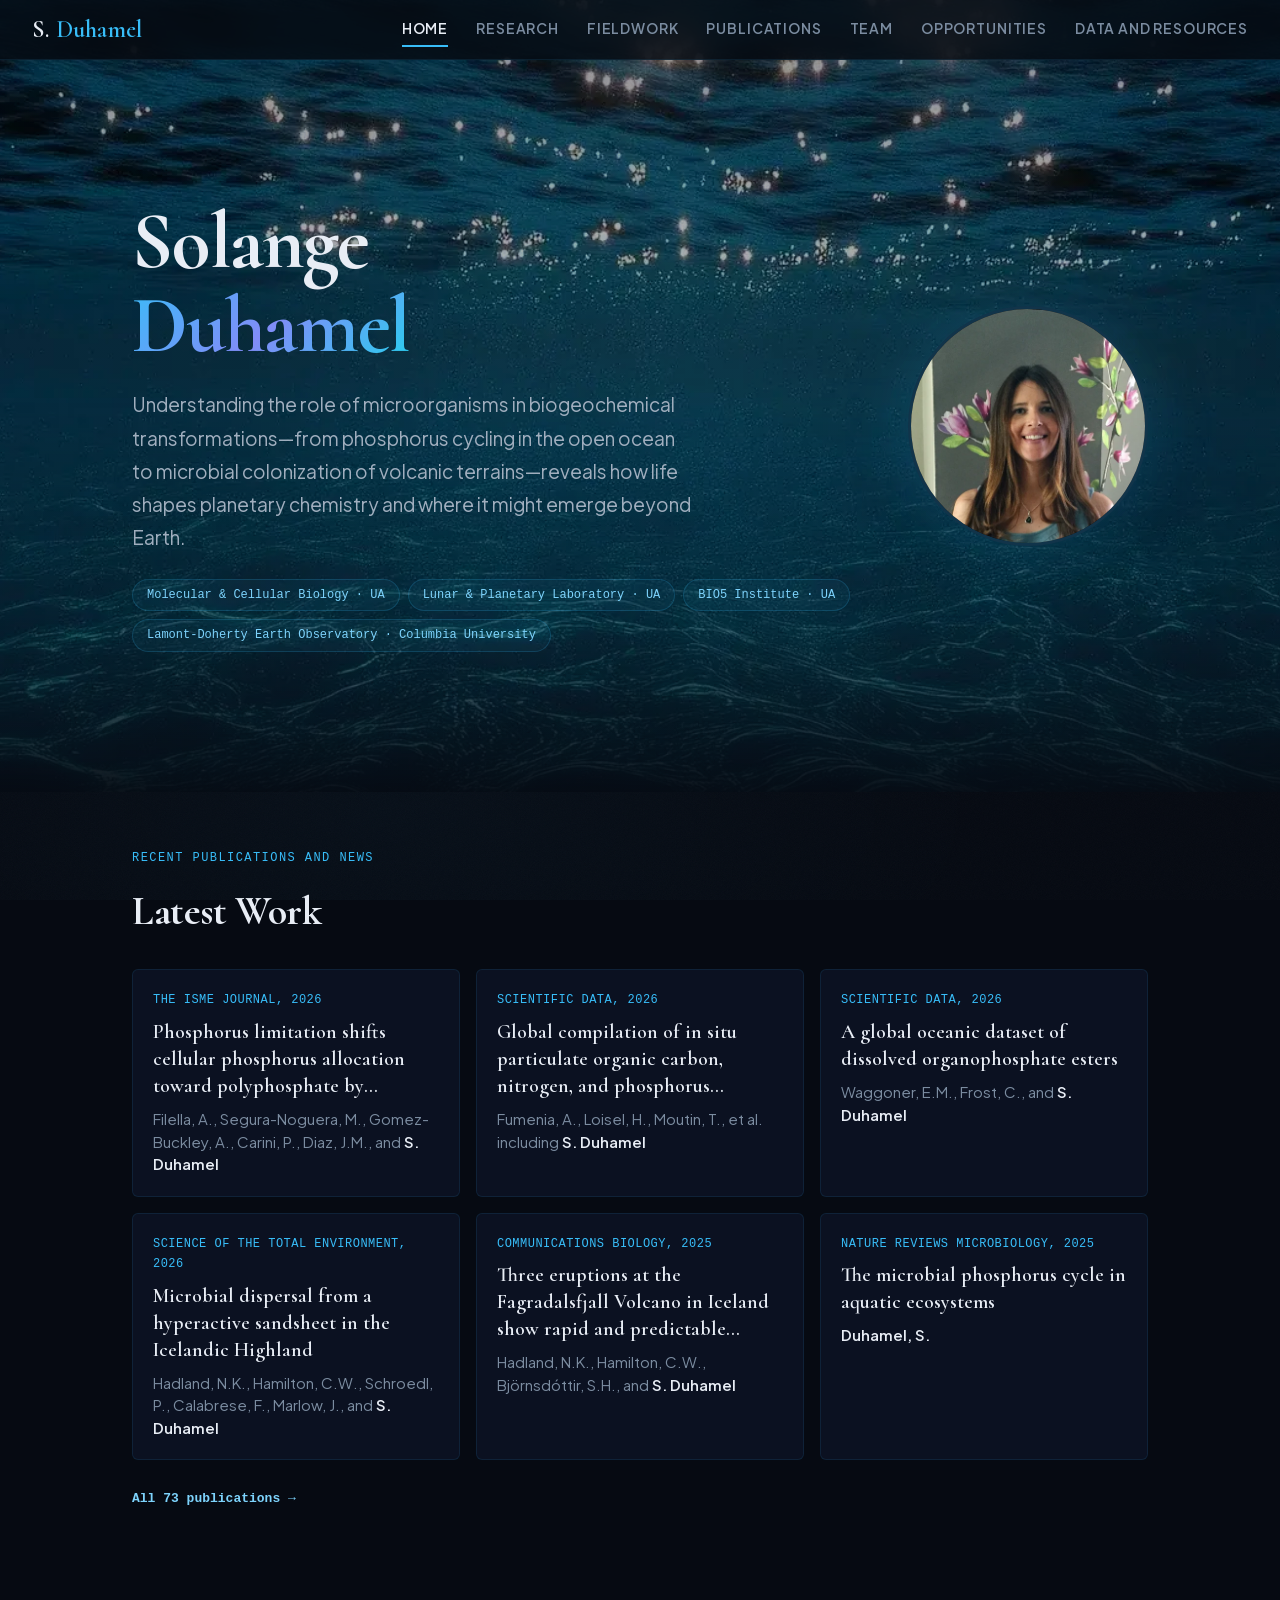
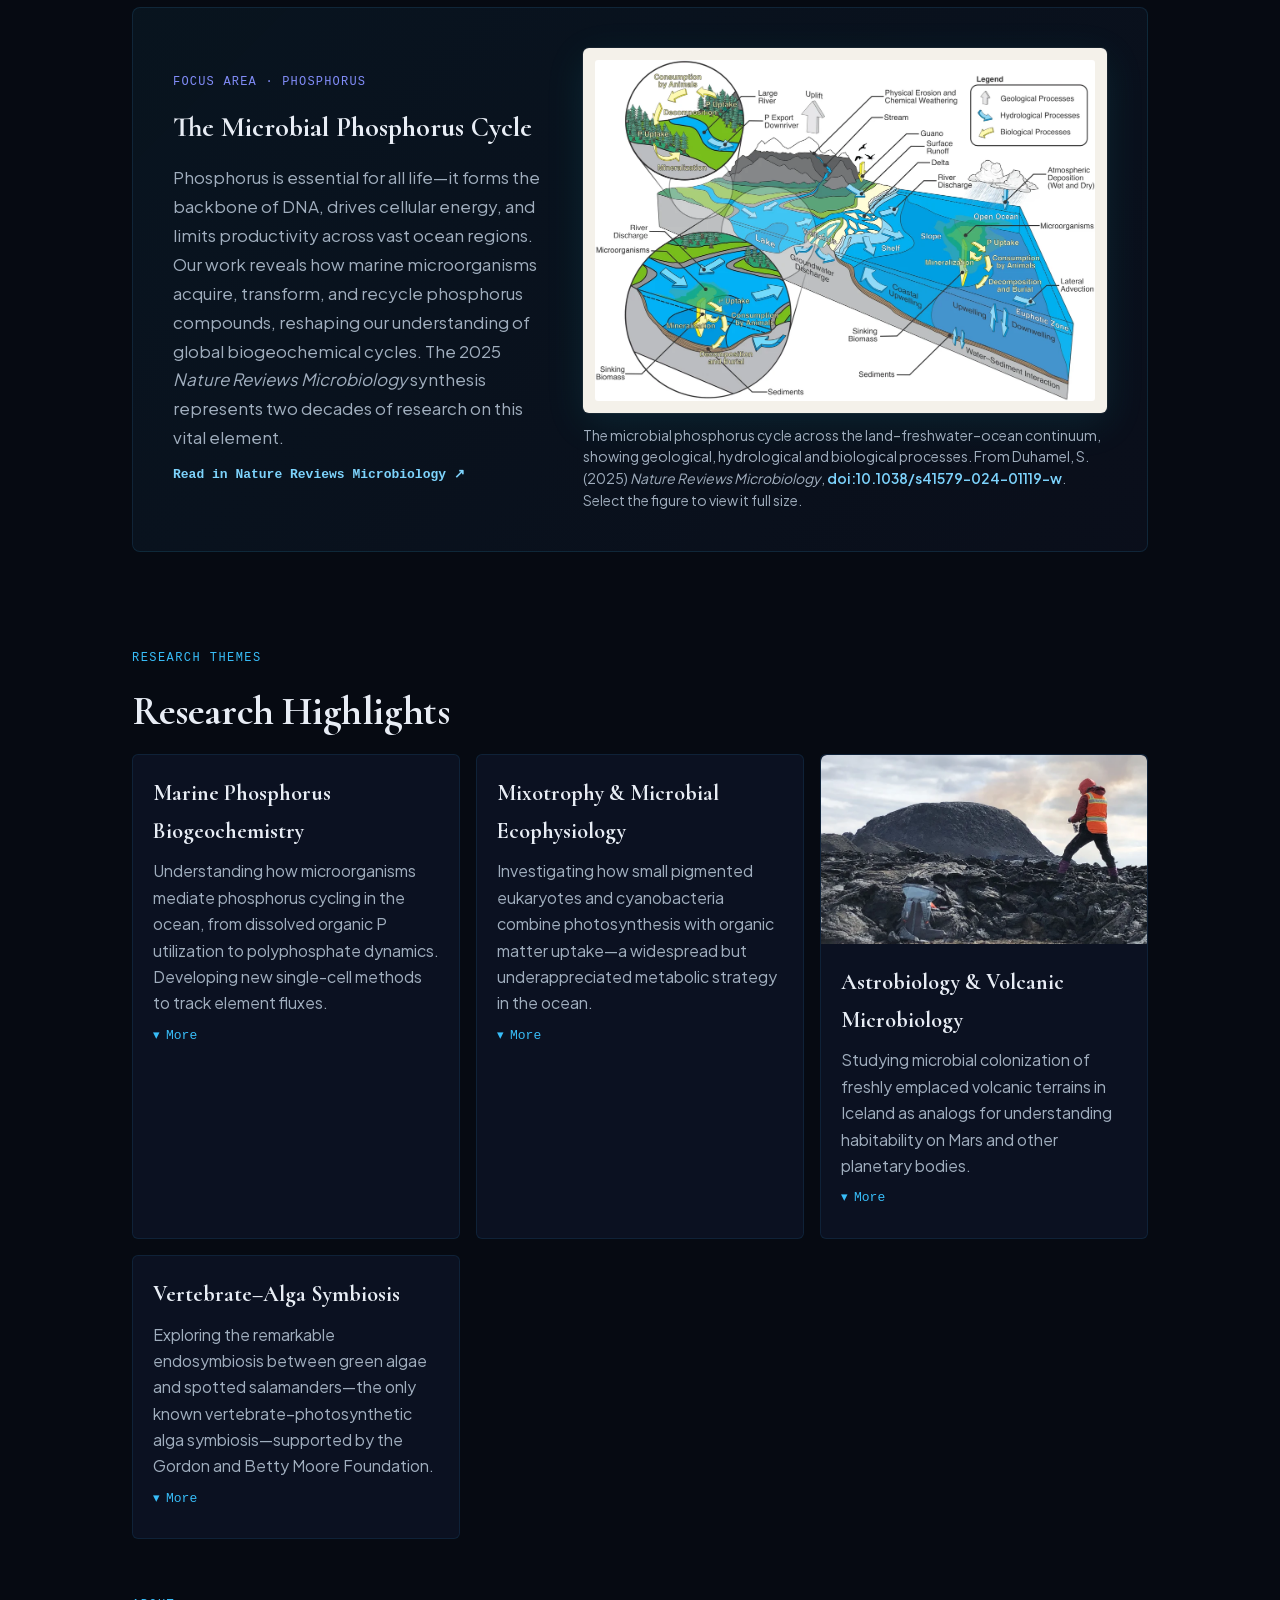
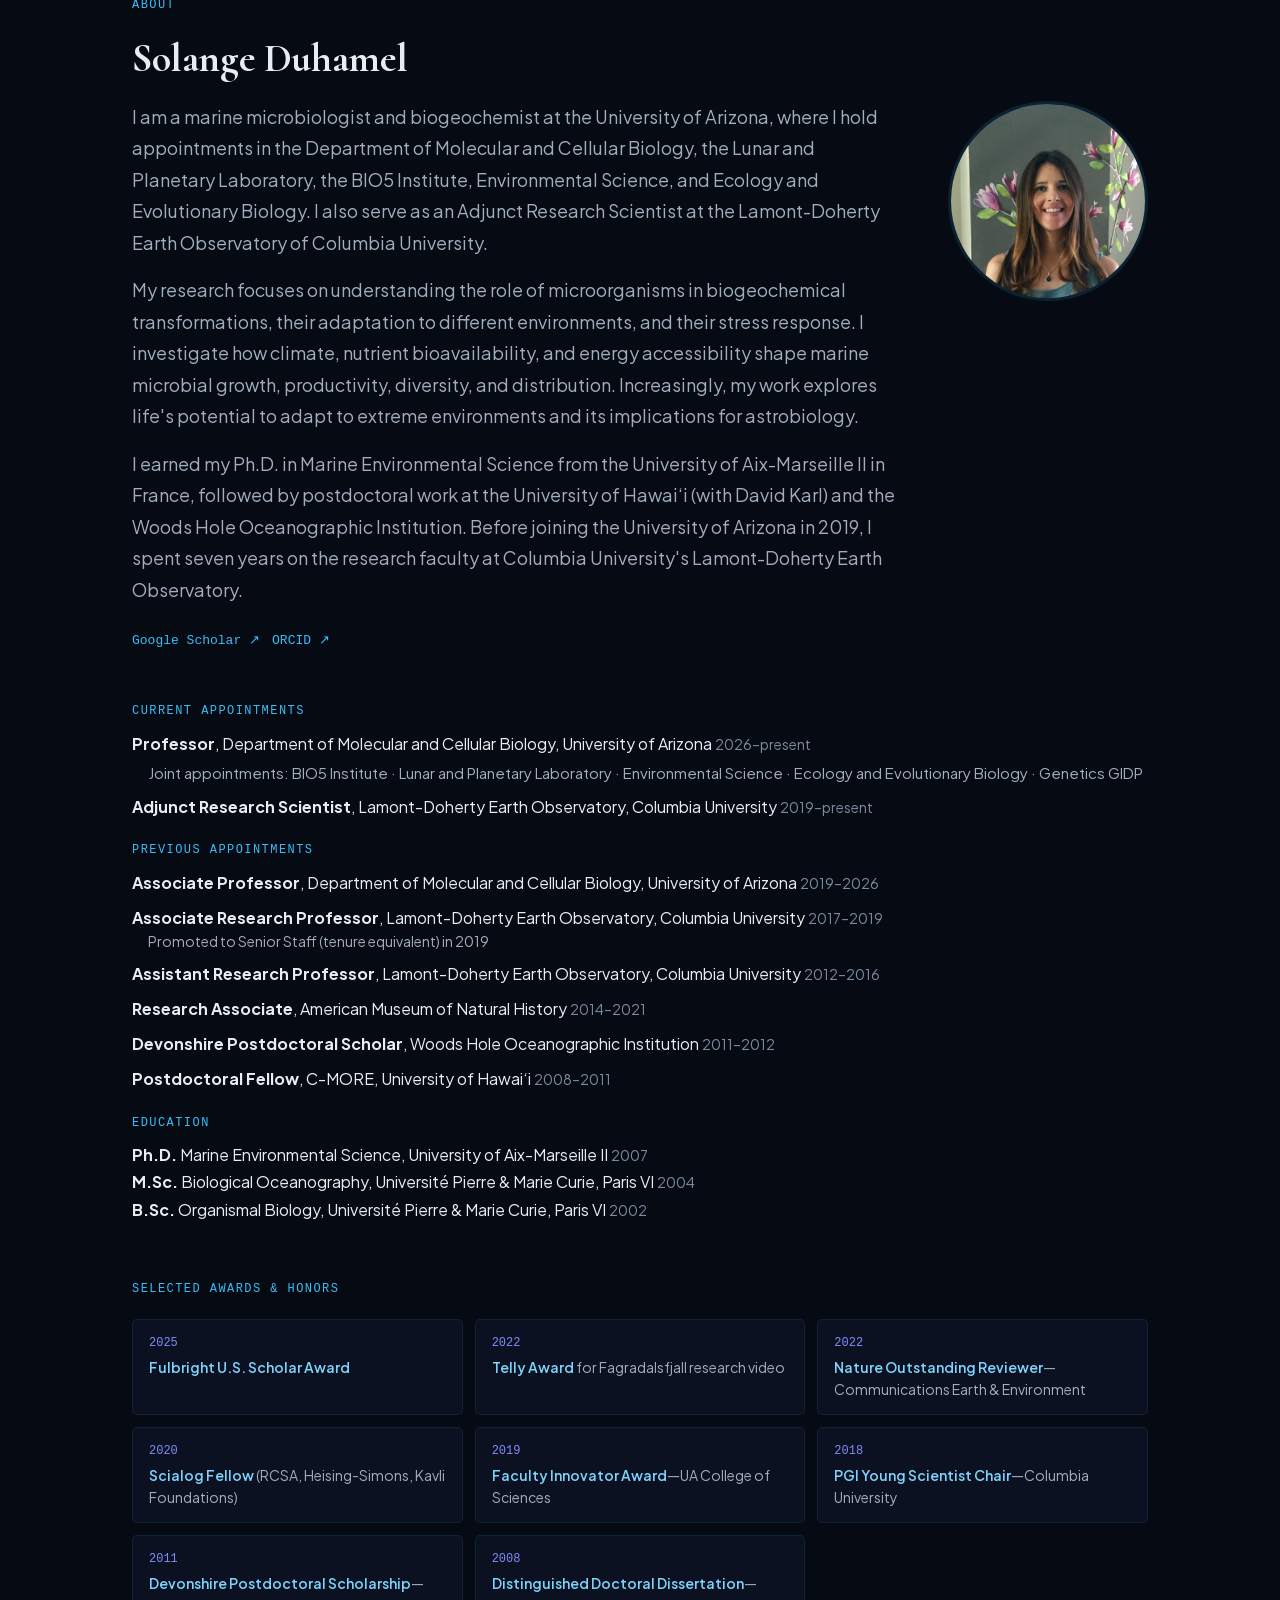
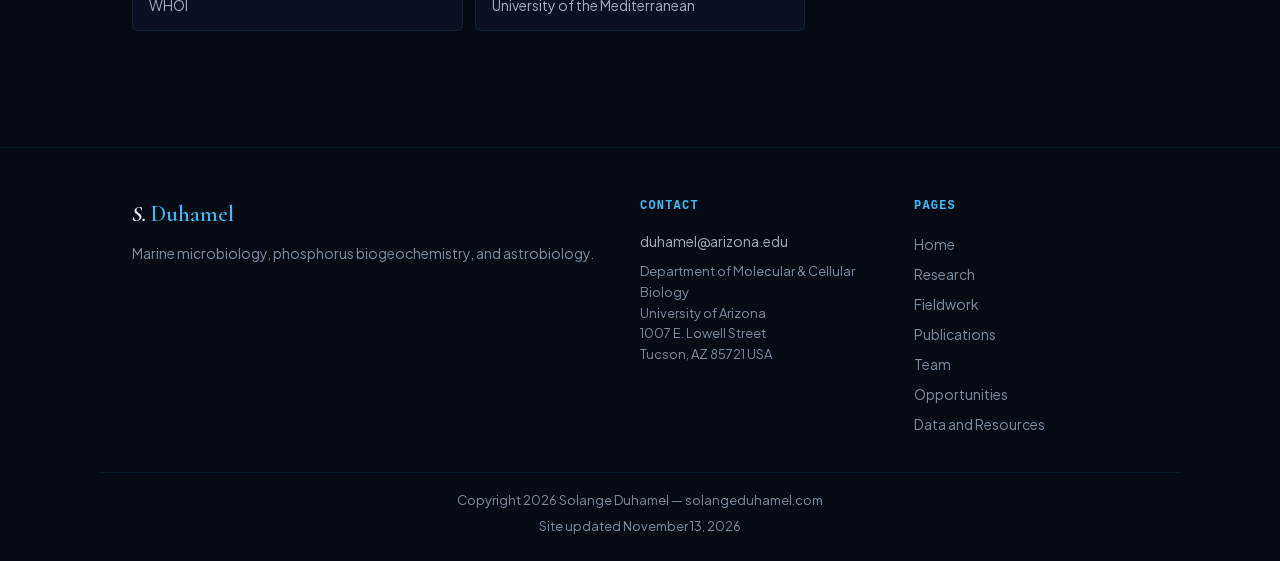
<file: index.html>
<!DOCTYPE html>
<html lang="en">
<head>
  <meta charset="UTF-8">
  <meta name="viewport" content="width=device-width, initial-scale=1.0">
  <title>Solange Duhamel — Marine Microbiology, Biogeochemistry, and Astrobiology</title>
  <meta name="description" content="Professor at the Department of Molecular and Cellular Biology, University of Arizona. Research in marine microbiology, phosphorus biogeochemistry, and astrobiology.">
  <link rel="canonical" href="https://solangeduhamel.com/">

  <!-- Favicons -->
  <link rel="icon" type="image/png" sizes="32x32" href="favicon-32x32.png">
  <link rel="icon" type="image/png" sizes="16x16" href="favicon-16x16.png">
  <link rel="apple-touch-icon" sizes="180x180" href="apple-touch-icon.png">
  <meta name="theme-color" content="#060A12">
  <meta name="color-scheme" content="dark">

  <!-- Open Graph -->
  <meta property="og:type" content="website">
  <meta property="og:url" content="https://solangeduhamel.com/">
  <meta property="og:title" content="Solange Duhamel — Marine Microbiology, Biogeochemistry, and Astrobiology">
  <meta property="og:description" content="Professor at the Department of Molecular and Cellular Biology, University of Arizona. Research in marine microbiology, phosphorus biogeochemistry, and astrobiology.">
  <meta property="og:image" content="https://solangeduhamel.com/images/og-card.jpg">
  <meta property="og:image:width" content="1200">
  <meta property="og:image:height" content="630">

  <!-- Twitter Card -->
  <meta name="twitter:card" content="summary_large_image">
  <meta name="twitter:title" content="Solange Duhamel — Marine Microbiology, Biogeochemistry, and Astrobiology">
  <meta name="twitter:description" content="Professor at the Department of Molecular and Cellular Biology, University of Arizona.">

  <meta http-equiv="Content-Security-Policy" content="default-src 'self'; script-src 'self'; style-src 'self' 'unsafe-inline'; img-src 'self' data:; font-src 'self'; connect-src 'self'; object-src 'none'; base-uri 'self'; form-action 'none'">

  <!-- Fonts (self-hosted, see css/fonts.css) -->
  <link rel="preload" href="fonts/plus-jakarta-sans-normal-latin.woff2" as="font" type="font/woff2" crossorigin>
  <link rel="stylesheet" href="css/fonts.css">
  <link rel="stylesheet" href="css/style.css">
  <link rel="preload" href="images/hero-wide.webp" as="image" media="(min-width: 701px)">
  <script src="js/data.js" defer></script>
  <script src="js/app.js" defer></script>

  <!-- JSON-LD Structured Data -->
  <script type="application/ld+json">
  {"@context":"https://schema.org","@graph":[
    {"@type":"Person","@id":"https://solangeduhamel.com/#person","name":"Solange Duhamel","honorificPrefix":"Dr.","jobTitle":"Professor","url":"https://solangeduhamel.com/","image":"https://solangeduhamel.com/images/profile-1.webp","email":"mailto:duhamel@arizona.edu",
     "identifier":{"@type":"PropertyValue","propertyID":"ORCID","value":"0000-0002-8435-4695"},
     "sameAs":["https://orcid.org/0000-0002-8435-4695","https://scholar.google.com/citations?user=GpkraS0AAAAJ"],
     "worksFor":{"@type":"CollegeOrUniversity","name":"University of Arizona","url":"https://www.arizona.edu/"},
     "affiliation":[{"@type":"Organization","name":"Department of Molecular and Cellular Biology, University of Arizona"},{"@type":"Organization","name":"Lunar and Planetary Laboratory, University of Arizona"},{"@type":"Organization","name":"BIO5 Institute, University of Arizona"},{"@type":"Organization","name":"Lamont-Doherty Earth Observatory, Columbia University"}],
     "alumniOf":[{"@type":"CollegeOrUniversity","name":"Aix-Marseille University"},{"@type":"CollegeOrUniversity","name":"Pierre and Marie Curie University"}],
     "knowsAbout":["Marine microbiology","Phosphorus biogeochemistry","Astrobiology","Microbial ecophysiology","Mixotrophy","Flow cytometry"]},
    {"@type":"WebSite","@id":"https://solangeduhamel.com/#website","url":"https://solangeduhamel.com/","name":"Solange Duhamel","publisher":{"@id":"https://solangeduhamel.com/#person"},"inLanguage":"en"},
    {"@type":"ScholarlyArticle","headline":"The microbial phosphorus cycle in aquatic ecosystems","author":{"@id":"https://solangeduhamel.com/#person"},"datePublished":"2025","isPartOf":{"@type":"Periodical","name":"Nature Reviews Microbiology"},"sameAs":"https://doi.org/10.1038/s41579-024-01119-w"},
    {"@type":"ScholarlyArticle","headline":"Phosphorus as an integral component of global marine biogeochemistry","author":[{"@id":"https://solangeduhamel.com/#person"},{"@type":"Person","name":"Julia M. Diaz"}],"datePublished":"2021","isPartOf":{"@type":"Periodical","name":"Nature Geoscience"},"sameAs":"https://doi.org/10.1038/s41561-021-00755-8"},
    {"@type":"ScholarlyArticle","headline":"Three eruptions at the Fagradalsfjall Volcano in Iceland show rapid and predictable microbial community establishment","author":[{"@type":"Person","name":"Nathan K. Hadland"},{"@type":"Person","name":"Christopher W. Hamilton"},{"@type":"Person","name":"Snædís H. Björnsdóttir"},{"@id":"https://solangeduhamel.com/#person"}],"datePublished":"2025","isPartOf":{"@type":"Periodical","name":"Communications Biology"},"sameAs":"https://doi.org/10.1038/s42003-025-09044-1"}
  ]}
  </script>
</head>
<body>

<a href="#main-content" class="skip-link">Skip to main content</a>
<div class="progress-bar" id="progress-bar"></div>

<nav class="nav" id="main-nav" aria-label="Main navigation">
  <a href="#home" class="nav-logo" data-page="home">S. <span class="accent">Duhamel</span></a>
  <div class="nav-links">
    <a href="#home" class="active" data-page="home" aria-current="page">Home</a>
    <a href="#research" data-page="research">Research</a>
    <a href="#fieldwork" data-page="fieldwork">Fieldwork</a>
    <a href="#publications" data-page="publications">Publications</a>
    <a href="#team" data-page="team">Team</a>
    <a href="#opportunities" data-page="opportunities">Opportunities</a>
    <a href="#data" data-page="data">Data and Resources</a>
  </div>
  <button class="nav-hamburger" id="hamburger" type="button" aria-label="Open menu" aria-expanded="false" aria-controls="mobile-menu"><svg width="24" height="24" viewBox="0 0 24 24" aria-hidden="true" focusable="false"><path d="M3 6h18M3 12h18M3 18h18" stroke="currentColor" stroke-width="2" stroke-linecap="round"/></svg></button>
</nav>
<nav class="mobile-menu" id="mobile-menu" aria-label="Main navigation (mobile)">
  <a href="#home" data-page="home">Home</a>
  <a href="#research" data-page="research">Research</a>
    <a href="#fieldwork" data-page="fieldwork">Fieldwork</a>
  <a href="#publications" data-page="publications">Publications</a>
  <a href="#team" data-page="team">Team</a>
  <a href="#opportunities" data-page="opportunities">Opportunities</a>
  <a href="#data" data-page="data">Data and Resources</a>
</nav>

<main id="main-content" tabindex="-1">
<!-- ===== HOME PAGE ===== -->
<div id="page-home" class="page">
  <div class="hero">
    <div class="hero-bg"><picture>
      <source media="(min-width: 701px)" srcset="images/hero-wide.webp" width="1080" height="720">
      <img src="images/hero-600.webp" width="600" height="1300" alt="" fetchpriority="high" decoding="async">
    </picture></div>
    <div class="hero-overlay"></div>
    <div class="hero-content fade-in">
      <div class="hero-layout">
        <div class="hero-text-col">
          <h1 tabindex="-1">Solange<br><span class="gradient">Duhamel</span></h1>
          <p class="hero-text">Understanding the role of microorganisms in biogeochemical transformations&#8212;from phosphorus cycling in the open ocean to microbial colonization of volcanic terrains&#8212;reveals how life shapes planetary chemistry and where it might emerge beyond Earth.</p>
          <div class="affiliation-chips">
            <span class="affiliation-chip">Molecular &amp; Cellular Biology · UA</span>
            <span class="affiliation-chip">Lunar &amp; Planetary Laboratory · UA</span>
            <span class="affiliation-chip">BIO5 Institute · UA</span>
            <span class="affiliation-chip">Lamont-Doherty Earth Observatory · Columbia University</span>
          </div>
        </div>
        <div class="hero-portrait-col">
          <div class="hero-portrait" id="hero-portrait">
            <img src="images/profile-1.webp" alt="Portrait of Solange Duhamel" width="480" height="480">
          </div>
        </div>
      </div>
    </div>
  </div>

  <!-- Latest Publications -->
  <div class="section">
    <p class="tag-label">Recent Publications and News</p>
    <h2 class="section-heading">Latest Work</h2>
    <div class="latest-grid" id="latest-grid"></div>
    <p class="latest-more-wrap"><a href="#publications" data-page="publications" id="latest-more" class="more-link">All publications →</a></p>
  </div>

  <!-- Phosphorus Spotlight -->
  <div class="section" style="padding-top:0">
    <div class="spotlight figure-feature">
      <div class="spotlight-text">
        <span class="mono-tag">Focus Area &#183; Phosphorus</span>
        <h3>The Microbial Phosphorus Cycle</h3>
        <p>Phosphorus is essential for all life&#8212;it forms the backbone of DNA, drives cellular energy, and limits productivity across vast ocean regions. Our work reveals how marine microorganisms acquire, transform, and recycle phosphorus compounds, reshaping our understanding of global biogeochemical cycles. The 2025 <i>Nature Reviews Microbiology</i> synthesis represents two decades of research on this vital element.</p>
        <a href="https://doi.org/10.1038/s41579-024-01119-w" target="_blank" rel="noopener noreferrer" class="more-link">Read in Nature Reviews Microbiology &#8599;</a>
      </div>
      <figure class="figure-plate">
        <a href="images/phosphorus-figure.webp" target="_blank" rel="noopener" aria-label="Open the phosphorus cycle figure full size">
          <img src="images/phosphorus-figure.webp" width="1200" height="817" loading="lazy" decoding="async" alt="Block diagram of the phosphorus cycle from land to the open ocean. Phosphorus from uplift, weathering, atmospheric deposition and guano moves through streams, rivers, lakes, wetlands and groundwater to the delta, shelf and open ocean. At each stage, microorganisms take up phosphorus, animals consume it, and mineralization, decomposition and burial in sediments return or remove it; upwelling, downwelling and lateral advection move it within the ocean.">
        </a>
        <figcaption>The microbial phosphorus cycle across the land&#8211;freshwater&#8211;ocean continuum, showing geological, hydrological and biological processes. From Duhamel, S. (2025) <i>Nature Reviews Microbiology</i>, <a href="https://doi.org/10.1038/s41579-024-01119-w" target="_blank" rel="noopener noreferrer">doi:10.1038/s41579-024-01119-w</a>. Select the figure to view it full size.</figcaption>
      </figure>
    </div>
  </div>

  <!-- Research Highlights -->
  <div class="section" style="padding-top:0">
    <p class="tag-label">Research Themes</p>
    <h2 class="section-heading">Research Highlights</h2>
    <div class="highlights-grid">
      <div class="highlight-card">
        <div class="highlight-card-body">
          <h4>Marine Phosphorus Biogeochemistry</h4>
          <p>Understanding how microorganisms mediate phosphorus cycling in the ocean, from dissolved organic P utilization to polyphosphate dynamics. Developing new single-cell methods to track element fluxes.</p>
          <details class="highlight-more"><summary>More</summary><div class="highlight-detail">Phosphorus limits marine productivity across vast ocean regions. Our lab pioneers single-cell flow cytometry techniques to measure phosphatase activity and P uptake at the individual cell level, revealing how different microbial groups partition this critical resource. This work spans the oligotrophic Pacific gyres, the Mediterranean, and tropical Atlantic.</div></details>
        </div>
      </div>
      <div class="highlight-card">
        <div class="highlight-card-body">
          <h4>Mixotrophy &amp; Microbial Ecophysiology</h4>
          <p>Investigating how small pigmented eukaryotes and cyanobacteria combine photosynthesis with organic matter uptake&#8212;a widespread but underappreciated metabolic strategy in the ocean.</p>
          <details class="highlight-more"><summary>More</summary><div class="highlight-detail">Mixotrophy&#8212;the combination of phototrophy and heterotrophy&#8212;is far more prevalent than traditionally recognized. Our work demonstrates that small pigmented eukaryotes and unicellular cyanobacteria routinely supplement photosynthesis with organic carbon and phosphorus uptake, fundamentally altering our understanding of marine food webs and carbon cycling.</div></details>
        </div>
      </div>
      <div class="highlight-card">
        <div style="height:189px;overflow:hidden;border-radius:6px 6px 0 0"><img src="images/highlight-astro.webp" alt="Fieldwork on fresh lava at Fagradalsfjall, Iceland" style="width:100%;height:100%;object-fit:cover;object-position:center 12%"></div>
        <div class="highlight-card-body">
          <h4>Astrobiology &amp; Volcanic Microbiology</h4>
          <p>Studying microbial colonization of freshly emplaced volcanic terrains in Iceland as analogs for understanding habitability on Mars and other planetary bodies.</p>
          <details class="highlight-more"><summary>More</summary><div class="highlight-detail">Young volcanic terrains represent some of the most extreme environments on Earth, yet microbial communities colonize them rapidly and predictably. Our fieldwork at Fagradalsfjall and Holuhraun in Iceland demonstrates that microbial establishment follows repeatable ecological patterns&#8212;insights directly relevant to understanding the habitability potential of volcanic terrains on Mars.</div></details>
        </div>
      </div>
      <div class="highlight-card">
        <div class="highlight-card-body">
          <h4>Vertebrate&#8211;Alga Symbiosis</h4>
          <p>Exploring the remarkable endosymbiosis between green algae and spotted salamanders&#8212;the only known vertebrate&#8211;photosynthetic alga symbiosis&#8212;supported by the Gordon and Betty Moore Foundation.</p>
          <details class="highlight-more"><summary>More</summary><div class="highlight-detail">The spotted salamander (<em>Ambystoma maculatum</em>) harbors intracellular green algae&#8212;the only known case of a photosynthetic endosymbiosis in a vertebrate. Our Moore Foundation-funded work investigates the cellular and molecular mechanisms of this interaction, revealing heterotrophic carbon fixation and complex organismal-cellular negotiations.</div></details>
        </div>
      </div>
    </div>
  </div>

  <!-- About -->
  <div class="section" style="padding-top:0">
    <p class="tag-label">About</p>
    <h2 class="section-heading">Solange Duhamel</h2>
    <div class="about-layout">
      <div class="about-text">
        <p>I am a marine microbiologist and biogeochemist at the University of Arizona, where I hold appointments in the Department of Molecular and Cellular Biology, the Lunar and Planetary Laboratory, the BIO5 Institute, Environmental Science, and Ecology and Evolutionary Biology. I also serve as an Adjunct Research Scientist at the Lamont-Doherty Earth Observatory of Columbia University.</p>
        <p>My research focuses on understanding the role of microorganisms in biogeochemical transformations, their adaptation to different environments, and their stress response. I investigate how climate, nutrient bioavailability, and energy accessibility shape marine microbial growth, productivity, diversity, and distribution. Increasingly, my work explores life's potential to adapt to extreme environments and its implications for astrobiology.</p>
        <p>I earned my Ph.D. in Marine Environmental Science from the University of Aix-Marseille II in France, followed by postdoctoral work at the University of Hawai&#8216;i (with David Karl) and the Woods Hole Oceanographic Institution. Before joining the University of Arizona in 2019, I spent seven years on the research faculty at Columbia University's Lamont-Doherty Earth Observatory.</p>
        <p style="margin-top:16px">
          <a href="https://scholar.google.com/citations?user=GpkraS0AAAAJ" target="_blank" rel="noopener noreferrer" style="font-family:var(--mono);font-size:13px;color:var(--accent)">Google Scholar &#8599;</a>
          &nbsp;&nbsp;
          <a href="https://orcid.org/0000-0002-8435-4695" target="_blank" rel="noopener noreferrer" style="font-family:var(--mono);font-size:13px;color:var(--accent)">ORCID &#8599;</a>
        </p>
      </div>
      <div class="profile-col">
        <div class="profile-circle" id="about-portrait">
          <img src="images/profile-1.webp" alt="Portrait of Solange Duhamel" width="480" height="480">
        </div>
      </div>
    </div>

    <div style="margin-top:32px">
      <p class="tag-label">Current Appointments</p>
      <div style="margin-bottom:20px">
        <p style="color:var(--text);font-size:16px;line-height:1.7;margin-bottom:4px"><strong>Professor</strong>, Department of Molecular and Cellular Biology, University of Arizona <span style="color:var(--muted);font-size:14px">2026&#8211;present</span></p>
        <p style="color:var(--dim);font-size:15px;line-height:1.6;margin-left:16px">Joint appointments: BIO5 Institute &#183; Lunar and Planetary Laboratory &#183; Environmental Science &#183; Ecology and Evolutionary Biology &#183; Genetics GIDP</p>
        <p style="color:var(--text);font-size:16px;line-height:1.7;margin-top:8px"><strong>Adjunct Research Scientist</strong>, Lamont-Doherty Earth Observatory, Columbia University <span style="color:var(--muted);font-size:14px">2019&#8211;present</span></p>
      </div>

      <p class="tag-label">Previous Appointments</p>
      <div style="margin-bottom:20px">
        <p style="color:var(--text);font-size:16px;line-height:1.7;margin-bottom:4px"><strong>Associate Professor</strong>, Department of Molecular and Cellular Biology, University of Arizona <span style="color:var(--muted);font-size:14px">2019&#8211;2026</span></p>
        <p style="color:var(--text);font-size:16px;line-height:1.7;margin-top:8px"><strong>Associate Research Professor</strong>, Lamont-Doherty Earth Observatory, Columbia University <span style="color:var(--muted);font-size:14px">2017&#8211;2019</span></p>
        <p style="color:var(--dim);font-size:14px;line-height:1.5;margin-left:16px">Promoted to Senior Staff (tenure equivalent) in 2019</p>
        <p style="color:var(--text);font-size:16px;line-height:1.7;margin-top:8px"><strong>Assistant Research Professor</strong>, Lamont-Doherty Earth Observatory, Columbia University <span style="color:var(--muted);font-size:14px">2012&#8211;2016</span></p>
        <p style="color:var(--text);font-size:16px;line-height:1.7;margin-top:8px"><strong>Research Associate</strong>, American Museum of Natural History <span style="color:var(--muted);font-size:14px">2014&#8211;2021</span></p>
        <p style="color:var(--text);font-size:16px;line-height:1.7;margin-top:8px"><strong>Devonshire Postdoctoral Scholar</strong>, Woods Hole Oceanographic Institution <span style="color:var(--muted);font-size:14px">2011&#8211;2012</span></p>
        <p style="color:var(--text);font-size:16px;line-height:1.7;margin-top:8px"><strong>Postdoctoral Fellow</strong>, C-MORE, University of Hawai&#8216;i <span style="color:var(--muted);font-size:14px">2008&#8211;2011</span></p>
      </div>

      <p class="tag-label">Education</p>
      <div>
        <p style="color:var(--text);font-size:16px;line-height:1.7"><strong>Ph.D.</strong> Marine Environmental Science, University of Aix-Marseille II <span style="color:var(--muted);font-size:14px">2007</span></p>
        <p style="color:var(--text);font-size:16px;line-height:1.7"><strong>M.Sc.</strong> Biological Oceanography, Universit&#233; Pierre &amp; Marie Curie, Paris VI <span style="color:var(--muted);font-size:14px">2004</span></p>
        <p style="color:var(--text);font-size:16px;line-height:1.7"><strong>B.Sc.</strong> Organismal Biology, Universit&#233; Pierre &amp; Marie Curie, Paris VI <span style="color:var(--muted);font-size:14px">2002</span></p>
      </div>
    </div>
  </div>

  <!-- Awards -->
  <div class="section" style="padding-top:0">
    <p class="tag-label">Selected Awards &amp; Honors</p>
    <div class="awards-grid">
      <div class="award-item"><span class="award-year">2025</span><strong>Fulbright U.S. Scholar Award</strong></div>
      <div class="award-item"><span class="award-year">2022</span><strong>Telly Award</strong> for Fagradalsfjall research video</div>
      <div class="award-item"><span class="award-year">2022</span><strong>Nature Outstanding Reviewer</strong>&#8212;Communications Earth &amp; Environment</div>
      <div class="award-item"><span class="award-year">2020</span><strong>Scialog Fellow</strong> (RCSA, Heising-Simons, Kavli Foundations)</div>
      <div class="award-item"><span class="award-year">2019</span><strong>Faculty Innovator Award</strong>&#8212;UA College of Sciences</div>
      <div class="award-item"><span class="award-year">2018</span><strong>PGI Young Scientist Chair</strong>&#8212;Columbia University</div>
      <div class="award-item"><span class="award-year">2011</span><strong>Devonshire Postdoctoral Scholarship</strong>&#8212;WHOI</div>
      <div class="award-item"><span class="award-year">2008</span><strong>Distinguished Doctoral Dissertation</strong>&#8212;University of the Mediterranean</div>
    </div>
  </div>
</div>

<!-- ===== RESEARCH PAGE ===== -->
<div id="page-research" class="page" style="display:none">
  <div class="page-banner">
    <div class="page-banner-bg" style="background-image:url('images/research-banner.webp');background-position:center 50%"></div>
    <div class="page-banner-overlay"></div>
    <div class="page-banner-content">
      <div><p class="tag-label">Research</p><h1 class="section-heading banner-title" tabindex="-1">Research Program</h1></div>
    </div>
  </div>
  <div class="section">
    <p class="section-sub">Investigating microbial roles in biogeochemistry, from the ocean's phosphorus cycle to volcanic terrains on Earth and Mars.</p>
    <p class="research-section-label">Active Projects</p>
    <div id="active-projects"></div>
    <p class="research-section-label">Completed Projects</p>
    <div id="completed-projects"></div>
  </div>
</div>

<!-- ===== FIELDWORK PAGE ===== -->
<div id="page-fieldwork" class="page" style="display:none">
  <div class="page-banner">
    <div class="page-banner-bg" style="background-image:url('images/gallery-6.webp');background-position:center 30%"></div>
    <div class="page-banner-overlay"></div>
    <div class="page-banner-content">
      <div><p class="tag-label">At Sea &amp; In the Field</p><h1 class="section-heading banner-title" tabindex="-1">Fieldwork</h1></div>
    </div>
  </div>
  <div class="section">
    <p class="section-sub">From the open-ocean gyres of the Pacific and Atlantic to freshly erupted lava in Iceland, fieldwork is at the heart of our research.</p>
    <div class="fw-stats" id="fw-stats"></div>
    <h2 class="research-section-label fw-group" id="fw-sea-head">At sea</h2>
    <div id="fw-sea" class="fw-list" aria-labelledby="fw-sea-head"></div>
    <h2 class="research-section-label fw-group" id="fw-land-head">On land &amp; in freshwater</h2>
    <div id="fw-land" class="fw-list" aria-labelledby="fw-land-head"></div>
  </div>
</div>

<!-- ===== PUBLICATIONS PAGE ===== -->
<div id="page-publications" class="page" style="display:none">
  <div class="page-banner" style="height:360px">
    <div class="page-banner-bg" style="background-image:url('images/pubs-banner.webp');background-position:center 50%"></div>
    <div class="page-banner-overlay"></div>
    <div class="page-banner-content">
      <div><p class="tag-label">Peer-Reviewed</p><h1 class="section-heading banner-title" tabindex="-1">Publications</h1></div>
    </div>
  </div>
  <div class="section">
    <p class="section-sub" id="pub-summary"></p>
    <div class="data-tabs" id="pub-tabs" role="tablist" aria-label="Publication types" style="margin-bottom:24px">
      <button class="data-tab active" type="button" role="tab" data-pubtab="articles">Peer-Reviewed Articles</button>
      <button class="data-tab" type="button" role="tab" data-pubtab="preprints">Preprints</button>
      <button class="data-tab" type="button" role="tab" data-pubtab="bookchapters">Book Chapters</button>
      <button class="data-tab" type="button" role="tab" data-pubtab="outreach">Outreach Articles</button>
    </div>
    <div id="pub-panel-articles" class="pub-tab-panel">
    <section id="selected-pubs" class="selected-pubs" hidden aria-labelledby="selected-head">
      <h2 class="selected-head" id="selected-head">Selected publications</h2>
      <div id="selected-list" class="selected-list"></div>
    </section>
    <div class="pub-search-row">
      <label class="sr-only" for="pub-search">Search publications</label>
      <input type="search" class="pub-search" id="pub-search" placeholder="Search by author, title, journal, or year…" autocomplete="off">
      <div class="scholar-metrics" id="scholar-metrics" hidden></div>
    </div>
    <a href="https://scholar.google.com/citations?user=GpkraS0AAAAJ&hl=en" target="_blank" rel="noopener noreferrer" class="scholar-link">Google Scholar Profile &#8599;</a>
    <div class="filter-chips" id="filter-chips" role="group" aria-label="Filter publications">
      <button type="button" class="filter-chip active" data-filter="all">All</button>
      <button type="button" class="filter-chip" data-filter="first">First Author</button>
      <button type="button" class="filter-chip" data-filter="student">Student Led</button>
      <button type="button" class="filter-chip" data-filter="phosphorus">Phosphorus</button>
      <button type="button" class="filter-chip" data-filter="astrobiology">Astrobiology</button>
      <button type="button" class="filter-chip" data-filter="mixotrophy">Mixotrophy</button>
      <button type="button" class="filter-chip" data-filter="marine">Marine</button>
      <button type="button" class="filter-chip" data-filter="methods">Methods</button>
      <button class="filter-chip oa-chip" data-filter="oa">Free to read</button>
      <button class="filter-chip year-chip" id="year-clear" type="button" hidden></button>
    </div>
    <p class="pub-count"><span id="pub-count" aria-live="polite"></span> <span class="oa-summary" id="oa-summary"></span></p>
    <div id="pub-chart" class="chart-container"></div>
    <div id="pub-list"></div>
    </div><!-- end pub-panel-articles -->
    <div id="pub-panel-bookchapters" class="pub-tab-panel" hidden>
      <p class="panel-intro">Book chapters and edited volumes.</p>
      <div id="pub-bookchapters-list"></div>
    </div>
    <div id="pub-panel-preprints" class="pub-tab-panel" hidden>
      <p style="color:var(--dim);font-size:16px;margin-bottom:20px">Manuscripts posted ahead of peer review. Each entry links to its published version once it appears.</p>
      <div id="pub-preprints-list"></div>
    </div>
    <div id="pub-panel-outreach" class="pub-tab-panel" hidden>
      <p style="color:var(--dim);font-size:16px;margin-bottom:20px">Articles written for general and professional audiences.</p>
      <div id="pub-outreach-list"></div>
    </div>
  </div>
</div>

<!-- ===== TEAM PAGE ===== -->
<div id="page-team" class="page" style="display:none">
  <div class="page-banner" style="height:min(760px,calc(var(--nav-h) + 75vw))">
    <div class="page-banner-bg no-parallax" style="top:var(--nav-h);background-image:url('images/team-banner.webp');background-position:center top;background-size:contain;background-repeat:no-repeat;background-color:#0a0f18"></div>
    <div style="position:absolute;inset:0;background:linear-gradient(180deg,transparent 65%,rgba(6,10,18,0.5) 82%,rgba(6,10,18,0.95) 94%,rgba(6,10,18,1.0) 100%)"></div>
    <div style="position:absolute;inset:0;background:linear-gradient(90deg,transparent 50%,rgba(6,10,18,0.5) 75%,rgba(6,10,18,0.95) 94%)"></div>
    <div class="page-banner-content">
      <div><p class="tag-label">The Lab</p><h1 class="section-heading banner-title" tabindex="-1">Team</h1></div>
    </div>
  </div>
  <div class="section">
    <p class="section-sub">Current and former members of the Duhamel Lab.</p>
    <div class="team-tabs" id="team-tabs" role="tablist" aria-label="Team sections">
      <button class="team-tab active" type="button" role="tab" data-tab="current">Current Members</button>
      <button class="team-tab" type="button" role="tab" data-tab="alumni">Alumni</button>
    </div>
    <div id="team-current" class="team-panel active">

    <h3 class="section-divider" style="border-top:none;padding-top:0">Graduate Students</h3>
    <div class="team-entry"><span class="team-years">2025&#8211;present</span><span class="team-info"><strong>Carter Mucha</strong><span class="team-role">Ph.D. Student, Planetary Sciences. Co-advised with Christopher Hamilton (LPL).</span></span></div>
    <div class="team-entry"><span class="team-years">2021&#8211;present</span><span class="team-info"><strong>Mruthyunjay (Jay) Kubendran Sumathi</strong><span class="team-role">Ph.D. Student, Ecology &amp; Evolutionary Biology. Upper thermal limit of life&#8212;astrobiology framework. Co-advised with R&eacute;gis Ferri&egrave;re (EEB).</span></span></div>

    <h3 class="section-divider">Postdoctoral Researchers</h3>
    <div class="team-entry"><span class="team-years">Starting January 2027</span><span class="team-info"><strong>Dr. Galen Dennis</strong><span class="team-role">Phosphorus-driven metabolic switching in marine mixoplankton (NSF Biological Oceanography), University of Arizona.</span></span></div>

    </div><!-- end current -->

    <div id="team-alumni" class="team-panel">

    <h3 class="section-divider" style="border-top:none;padding-top:0">Graduate Students</h3>
    <div class="team-entry"><span class="team-years">2020&#8211;2025</span><span class="team-info"><strong>Nathan Hadland</strong><span class="team-role">Ph.D. Planetary Sciences. Microbial colonization of volcanic terrains.</span><span class="team-award"><strong>DoD NDSEG Fellowship</strong> &#8226; Lewis and Clark Fund Award &#8226; ARCS Foundation Scholarship Award &#8226; Arizona Space Grant Graduate Fellowship &#8226; Arizona Astrobiology Center Seed Grant &#8226; LPL Director's Grant &#8226; GSA Graduate Student Grant &#8226; GSA International Geosciences Congress Travel Grant &#8226; Galileo Circle Award</span></span></div>
    <div class="team-entry"><span class="team-years">2020&#8211;2025</span><span class="team-info"><strong>Emily Waggoner</strong><span class="team-role">Ph.D. Molecular and Cellular Biology. Dissolved organic phosphorus in the marine P cycle.</span><span class="team-award">NIH Training Grant &#8226; P.E.O. Scholar Award</span></span></div>
    <div class="team-entry"><span class="team-years">2023&#8211;2024</span><span class="team-info"><strong>Isabella Feldman</strong><span class="team-role">M.Sc. Molecular and Cellular Biology. Organic phosphorus utilization in the Amazon plume.</span></span></div>
    <div class="team-entry"><span class="team-years">2016&#8211;2021</span><span class="team-info"><strong>Nicholas Bock</strong><span class="team-role">Ph.D. Earth &amp; Environmental Sciences, Columbia University. Global phytoplankton community structure.</span></span></div>

    <h3 class="section-divider">Postdoctoral Researchers</h3>
    <div class="team-entry"><span class="team-years">2024&#8211;2026</span><span class="team-info"><strong>Dr. Alba Filella</strong><span class="team-role">Polyphosphate and phosphorus allocation in marine phytoplankton, University of Arizona. <span class="team-award"><strong>BIO5 Postdoctoral Fellowship</strong></span></span></span></div>
    <div class="team-entry"><span class="team-years">2022&#8211;2023</span><span class="team-info"><strong>Dr. Joost Mansoor</strong><span class="team-role">Vertebrate&#8211;alga symbiosis metabolic fluxes, University of Arizona.</span><span class="team-award"><strong>BIO5 Postdoctoral Fellowship</strong></span></span></div>
    <div class="team-entry"><span class="team-years">2019&#8211;2021</span><span class="team-info"><strong>Dr. Hui Yang</strong><span class="team-role">Vertebrate&#8211;alga symbiosis, University of Arizona.</span><span class="team-award"><strong>BIO5 Postdoctoral Fellowship</strong></span></span></div>
    <div class="team-entry"><span class="team-years">2019&#8211;2021</span><span class="team-info"><strong>Dr. Kahina Djaoudi</strong><span class="team-role">Dissolved organic phosphorus bioavailability, University of Arizona.</span></span></div>
    <div class="team-entry"><span class="team-years">2018&#8211;2019</span><span class="team-info"><strong>Dr. John Burns</strong><span class="team-role">Salamander&#8211;alga symbiosis, Columbia University.</span></span></div>
    <div class="team-entry"><span class="team-years">2018&#8211;2019</span><span class="team-info"><strong>Dr. Sophie Charvet</strong><span class="team-role">Mixotrophic protist ecophysiology, Columbia University.</span></span></div>
    <div class="team-entry"><span class="team-years">2013&#8211;2015</span><span class="team-info"><strong>Dr. Kimberly Popendorf</strong><span class="team-role">Phosphorus cycling in the Gulf of Mexico, Columbia University.</span></span></div>

    <h3 class="section-divider">Staff Scientists</h3>
    <div class="team-entry"><span class="team-years">2018&#8211;2019</span><span class="team-info"><strong>Benjamin Ramcharitar</strong><span class="team-role">Amazon River plume microbial communities, Columbia University.</span></span></div>
    <div class="team-entry"><span class="team-years">2015&#8211;2016</span><span class="team-info"><strong>Kali McKee</strong><span class="team-role">Research technician, Columbia University.</span></span></div>

    <h3 class="section-divider">Undergraduate Students</h3>
    <div class="team-entry"><span class="team-years">2026</span><span class="team-info"><strong>Parami De Silva</strong><span class="team-role">Undergraduate Research Opportunities Consortium (UROC) summer research, 2026.</span></span></div>
    <div class="team-entry"><span class="team-years">2025&#8211;2026</span><span class="team-info"><strong>Paula Donahue</strong><span class="team-role">Bachelor Honors Thesis. Santa Cruz River contaminants outreach.</span></span></div>
    <div class="team-entry"><span class="team-years">2025</span><span class="team-info"><strong>Sofia Morais</strong><span class="team-role">Summer and Fall 2025 research.</span></span></div>
    <div class="team-entry"><span class="team-years">2025</span><span class="team-info"><strong>Alyson Penn</strong><span class="team-role">Spring and Fall 2025 research.</span></span></div>

    <h3 class="section-divider">High School Students</h3>
    <div class="team-entry"><span class="team-years">2026</span><span class="team-info"><strong>Tarun Sribhaskar</strong><span class="team-role">High school research, Fall 2026.</span></span></div>

    </div><!-- end alumni -->
  </div>
</div>

<!-- ===== OPPORTUNITIES PAGE ===== -->
<div id="page-opportunities" class="page" style="display:none">
  <div class="page-banner" style="height:320px">
    <div class="page-banner-bg" style="background-image:url('images/opportunities-banner.webp');background-position:center 50%"></div>
    <div class="page-banner-overlay"></div>
    <div class="page-banner-content">
      <div><p class="tag-label">Join Us</p><h1 class="section-heading banner-title" tabindex="-1">Opportunities</h1></div>
    </div>
  </div>
  <div class="section">
    <p style="color:var(--text);font-size:19px;margin-bottom:12px">I welcome inquiries from motivated individuals interested in marine microbiology, phosphorus biogeochemistry, mixotrophy, and astrobiology.</p>
    <p class="openings-status" id="openings-status"></p>
    <div class="before-email">
      <h2 class="before-email-head">Before you email</h2>
      <p>To help me reply quickly, please include:</p>
      <ul>
        <li>Your CV.</li>
        <li>Three or four sentences on which of our papers or projects interests you, and why.</li>
        <li>The program you plan to apply to (for example MCB, EEB or LPL) and your intended start term.</li>
        <li>Fellowships you are eligible for or have applied to (for example NSF GRFP, NASA FINESST, or University of Arizona fellowships).</li>
      </ul>
      <p><a class="btn-mail" href="mailto:duhamel@arizona.edu?subject=Prospective%20student%20%E2%80%93%20%5Bprogram%5D%20%E2%80%93%20%5Bstart%20term%5D">Email Dr. Duhamel</a></p>
      <p class="mail-hint">Suggested subject line: <span class="mono">Prospective student – [program] – [start term]</span> (or <span class="mono">Prospective postdoc – [topic]</span>). Address: duhamel@arizona.edu</p>
      <p>Interested in teaching rather than research? <a href="#opportunities" data-goto-tab="oppo-tab-teaching">See the courses I teach</a>.</p>
    </div>

    <div class="oppo-tabs" id="oppo-tabs" role="tablist" aria-label="Opportunity types">
      <button class="oppo-tab active" type="button" role="tab" data-tab="research-oppo">Research</button>
      <button class="oppo-tab" type="button" role="tab" id="oppo-tab-teaching" data-tab="teaching">Teaching</button>
    </div>

    <div id="panel-research-oppo" class="oppo-panel active">
      <h3 class="section-divider" style="border-top:none;padding-top:0">Postdoctoral Researchers</h3>
      <p style="color:var(--dim);font-size:16px;line-height:1.7;margin-bottom:16px">If you are interested in a postdoctoral position, please contact me with your CV and a brief description of your research interests. I am happy to discuss potential projects and support fellowship applications.</p>

      <h3 class="section-divider">Graduate Students</h3>
      <p style="color:var(--dim);font-size:16px;line-height:1.7;margin-bottom:16px">Graduate students join through the <a href="https://mcb.arizona.edu/graduate-students/prospective-students" target="_blank" rel="noopener noreferrer" style="color:var(--accent-light)">MCB Graduate Program</a>, the <a href="https://eeb.arizona.edu/graduate" target="_blank" rel="noopener noreferrer" style="color:var(--accent-light)">EEB Graduate Program</a>, or the <a href="https://lpl.arizona.edu/admissions" target="_blank" rel="noopener noreferrer" style="color:var(--accent-light)">LPL Graduate Admissions</a>. Please reach out before applying so we can discuss mutual interests.</p>

      <h3 class="section-divider">Undergraduate Students</h3>
      <p style="color:var(--dim);font-size:16px;line-height:1.7;margin-bottom:16px">I regularly mentor undergraduate researchers through independent study and honors thesis projects. Topics can span marine microbiology, astrobiology, flow cytometry, and field research. If you're a UA undergraduate interested in research, please reach out.</p>
    </div>

    <div id="panel-teaching" class="oppo-panel" style="position:relative" hidden>
      <div style="position:absolute;inset:0;background-image:url('images/teaching-bg.webp');background-size:cover;background-position:center;opacity:0.06;border-radius:6px;pointer-events:none"></div>
      <h3 class="section-divider" style="border-top:none;padding-top:0">University of Arizona</h3>
      <div class="teaching-entry"><strong>MCB 437/537 &#8220;Life in Extreme Environments&#8221;</strong><span class="teaching-years">2020, 2022, 2023, 2024, 2025</span><div class="teaching-detail">3-credit graduate course open to undergraduates. Exploration of extremophile biology, astrobiology, and the limits of life.</div></div>
      <div class="teaching-entry"><strong>MCB 295G &#8220;Life in the Universe&#8221;</strong><span class="teaching-years">2020, 2022, 2024, 2025</span><div class="teaching-detail">1-credit undergraduate colloquium exploring the search for life beyond Earth.</div></div>
      <div class="teaching-entry"><strong>MCB 595 &#8220;MCB Journal Club&#8221;</strong><span class="teaching-years">2022</span><div class="teaching-detail">1-credit graduate course. Critical reading and discussion of current literature.</div></div>
      <div class="teaching-entry"><strong>MCB 181R &#8220;Introduction to Biology I&#8221;</strong><span class="teaching-years">2019</span><div class="teaching-detail">3-credit undergraduate course (co-taught). Fundamental principles of molecular and cellular biology.</div></div>

      <h3 class="section-divider">Guest Lectures &amp; Other Teaching</h3>
      <div class="teaching-entry"><strong>University of Las Palmas, Gran Canaria</strong><span class="teaching-years">2026</span><div class="teaching-detail">Guest lecturer: Biological Oceanography and Biological Processes and Climate Change.</div></div>
      <div class="teaching-entry"><strong>UA GenEd PTYS/ASTR/GEOS 214</strong><span class="teaching-years">2023</span><div class="teaching-detail">Guest lecturer for Dr. Dante Lauretta.</div></div>
      <div class="teaching-entry"><strong>AMNH Richard Gilder Graduate School</strong><span class="teaching-years">2014</span><div class="teaching-detail">Lectures on flow cytometry with hands-on laboratory demonstrations.</div></div>
      <div class="teaching-entry"><strong>C-MORE Summer Course, University of Hawai&#8216;i</strong><span class="teaching-years">2010, 2011</span><div class="teaching-detail">Teaching assistant for &#8220;Microbial Oceanography: Genomes to Biomes.&#8221;</div></div>
    </div>
  </div>
</div>

<!-- ===== DATA PAGE ===== -->
<div id="page-data" class="page" style="display:none">
  <div class="page-banner">
    <div class="page-banner-bg" style="background-image:url('images/data-banner.webp');background-position:center"></div>
    <div class="page-banner-overlay"></div>
    <div class="page-banner-content">
      <div><p class="tag-label">Open Access</p><h1 class="section-heading banner-title" tabindex="-1">Data and Resources</h1></div>
    </div>
  </div>
  <div class="section">
    <p class="section-sub">Publicly available datasets and selected media and outreach.</p>
    <div class="data-tabs" id="data-tabs" role="tablist" aria-label="Data sections">
      <button class="data-tab active" type="button" role="tab" data-tab="datasets">Datasets</button>
      <button class="data-tab" type="button" role="tab" data-tab="media">Media &amp; Outreach</button>
      <button class="data-tab" type="button" role="tab" data-tab="gallery">Gallery</button>
    </div>
    <div id="tab-datasets" class="data-tab-panel active">
      <div id="datasets-list"></div>
    </div>
    <div id="tab-media" class="data-tab-panel">
      <div id="media-list"></div>
    </div>
    <div id="tab-gallery" class="data-tab-panel">
      <p class="section-sub" style="margin-bottom:16px">Field and lab photography.</p>
      <div class="gallery-grid">
        <div class="gallery-item"><img src="images/gallery-6.webp" srcset="images/sm/gallery-6.webp 600w, images/gallery-6.webp 1200w" sizes="(max-width: 700px) 50vw, 360px" width="1200" height="800" alt="A researcher in a respirator, red jacket and high-visibility vest stands with arms outstretched in front of a lava fountain erupting from the Fagradalsfjall volcano, Iceland, in 2021." loading="lazy" decoding="async"><div class="gallery-caption">Fagradalsfjall Volcano Eruption 2021</div></div>
        <div class="gallery-item"><img src="images/gallery-5.webp" alt="Sampling on fresh lava at Fagradalsfjall, Iceland" loading="lazy"><div class="gallery-caption">Sampling on fresh lava, Fagradalsfjall, Iceland</div></div>
        <div class="gallery-item"><img src="images/gallery-3.webp" alt="Field research" loading="lazy" style="object-position:center 10%"><div class="gallery-caption">Field research</div></div>
        <div class="gallery-item"><img src="images/gallery-4.webp" alt="Field research" loading="lazy"><div class="gallery-caption">Field research</div></div>
      </div>
    </div>
  </div>
</div>
</main>

<button class="back-to-top" id="back-to-top" aria-label="Back to top" title="Back to top">&#9650;</button>

<footer class="footer" role="contentinfo">
  <div class="footer-grid">
    <div>
      <div class="footer-logo"><em>S.</em> <span style="color:var(--accent)">Duhamel</span></div>
      <p class="footer-desc">Marine microbiology, phosphorus biogeochemistry, and astrobiology.</p>
    </div>
    <div>
      <h4 class="footer-heading">Contact</h4>
      <p class="footer-contact"><a href="mailto:duhamel@arizona.edu">duhamel@arizona.edu</a></p>
      <p class="footer-contact-addr">Department of Molecular &amp; Cellular Biology<br>University of Arizona<br>1007 E. Lowell Street<br>Tucson, AZ 85721 USA</p>
    </div>
    <div>
      <h4 class="footer-heading">Pages</h4>
      <a href="#home" class="footer-link" data-page="home">Home</a>
      <a href="#research" class="footer-link" data-page="research">Research</a>
      <a href="#fieldwork" class="footer-link" data-page="fieldwork">Fieldwork</a>
      <a href="#publications" class="footer-link" data-page="publications">Publications</a>
      <a href="#team" class="footer-link" data-page="team">Team</a>
      <a href="#opportunities" class="footer-link" data-page="opportunities">Opportunities</a>
      <a href="#data" class="footer-link" data-page="data">Data and Resources</a>
    </div>
  </div>
  <div class="footer-bottom">Copyright 2026 Solange Duhamel &#8212; solangeduhamel.com <span class="site-updated" id="site-updated"></span></div>
</footer>

</body>
</html>
</file>
<file: css/fonts.css>
/* Self-hosted fonts (SIL Open Font License). Source: Google Fonts, variable WOFF2, latin + latin-ext subsets.
   Monospace uses the system ui-monospace stack. */
@font-face{font-family:'Cormorant';font-style:italic;font-weight:400 700;font-display:swap;src:url(../fonts/cormorant-italic-latin-ext.woff2) format('woff2');unicode-range:U+0100-02BA, U+02BD-02C5, U+02C7-02CC, U+02CE-02D7, U+02DD-02FF, U+0304, U+0308, U+0329, U+1D00-1DBF, U+1E00-1E9F, U+1EF2-1EFF, U+2020, U+20A0-20AB, U+20AD-20C4, U+2113, U+2C60-2C7F, U+A720-A7FF}
@font-face{font-family:'Cormorant';font-style:italic;font-weight:400 700;font-display:swap;src:url(../fonts/cormorant-italic-latin.woff2) format('woff2');unicode-range:U+0000-00FF, U+0131, U+0152-0153, U+02BB-02BC, U+02C6, U+02DA, U+02DC, U+0304, U+0308, U+0329, U+2000-206F, U+20AC, U+2122, U+2191, U+2193, U+2212, U+2215, U+FEFF, U+FFFD}
@font-face{font-family:'Cormorant';font-style:normal;font-weight:400 700;font-display:swap;src:url(../fonts/cormorant-normal-latin-ext.woff2) format('woff2');unicode-range:U+0100-02BA, U+02BD-02C5, U+02C7-02CC, U+02CE-02D7, U+02DD-02FF, U+0304, U+0308, U+0329, U+1D00-1DBF, U+1E00-1E9F, U+1EF2-1EFF, U+2020, U+20A0-20AB, U+20AD-20C4, U+2113, U+2C60-2C7F, U+A720-A7FF}
@font-face{font-family:'Cormorant';font-style:normal;font-weight:400 700;font-display:swap;src:url(../fonts/cormorant-normal-latin.woff2) format('woff2');unicode-range:U+0000-00FF, U+0131, U+0152-0153, U+02BB-02BC, U+02C6, U+02DA, U+02DC, U+0304, U+0308, U+0329, U+2000-206F, U+20AC, U+2122, U+2191, U+2193, U+2212, U+2215, U+FEFF, U+FFFD}
@font-face{font-family:'Plus Jakarta Sans';font-style:normal;font-weight:300 700;font-display:swap;src:url(../fonts/plus-jakarta-sans-normal-latin-ext.woff2) format('woff2');unicode-range:U+0100-02BA, U+02BD-02C5, U+02C7-02CC, U+02CE-02D7, U+02DD-02FF, U+0304, U+0308, U+0329, U+1D00-1DBF, U+1E00-1E9F, U+1EF2-1EFF, U+2020, U+20A0-20AB, U+20AD-20C4, U+2113, U+2C60-2C7F, U+A720-A7FF}
@font-face{font-family:'Plus Jakarta Sans';font-style:normal;font-weight:300 700;font-display:swap;src:url(../fonts/plus-jakarta-sans-normal-latin.woff2) format('woff2');unicode-range:U+0000-00FF, U+0131, U+0152-0153, U+02BB-02BC, U+02C6, U+02DA, U+02DC, U+0304, U+0308, U+0329, U+2000-206F, U+20AC, U+2122, U+2191, U+2193, U+2212, U+2215, U+FEFF, U+FFFD}
</file>
<file: css/style.css>
/* ===== SOLANGE DUHAMEL — solangeduhamel.com ===== */
/* Ocean bioluminescence theme · Cormorant + Plus Jakarta Sans */

:root {
  /* Ocean palette */
  --bg:          #060A12;
  --bg-deep:     #040710;
  --bg-card:     #0B1121;
  --bg-card-hover:#101830;
  --border:      rgba(56,189,248,0.10);
  --border-light:rgba(56,189,248,0.18);

  /* Accents */
  --accent:       #38BDF8;   /* cerulean blue */
  --accent-light: #7DD3FC;   /* light sky */
  --accent-dark:  #0284C7;   /* deep cerulean */
  --accent2:      #818CF8;   /* indigo / violet */
  --accent3:      #22D3EE;   /* cyan bioluminescence */
  --accent-warm:  #F9A8D4;   /* soft rose */
  --accent-glow:  rgba(56,189,248,0.12);

  /* Text */
  --text:   #E8EDF5;
  --dim:    #A0AEBE;
  --muted:  #7B8CA0;

  /* Fonts */
  --display: 'Cormorant', Georgia, serif;
  --body:    'Plus Jakarta Sans', 'Segoe UI', sans-serif;
  --mono:    ui-monospace, 'SF Mono', SFMono-Regular, Menlo, Consolas, 'Liberation Mono', monospace;

  /* Sizing */
  --max-w: 1080px;
  --nav-h: 60px;
}

/* ===== RESET ===== */
*,*::before,*::after{box-sizing:border-box;margin:0;padding:0}
html{scroll-behavior:smooth;scroll-padding-top:calc(var(--nav-h) + 12px)}
body{
  font-family:var(--body);font-size:18px;line-height:1.72;color:var(--text);
  background:var(--bg);-webkit-font-smoothing:antialiased;overflow-x:hidden;
  background-image:
    radial-gradient(ellipse 90% 50% at 15% 5%, rgba(56,189,248,0.04) 0%, transparent 60%),
    radial-gradient(ellipse 70% 60% at 85% 30%, rgba(129,140,248,0.035) 0%, transparent 55%),
    radial-gradient(ellipse 60% 40% at 50% 65%, rgba(34,211,238,0.025) 0%, transparent 50%),
    radial-gradient(ellipse 80% 50% at 30% 90%, rgba(56,189,248,0.03) 0%, transparent 60%);
  background-attachment:fixed;
}
/* Subtle noise grain overlay */
body::after{
  content:'';position:fixed;inset:0;z-index:0;pointer-events:none;opacity:0.028;
  background-image:url("data:image/svg+xml,%3Csvg viewBox='0 0 256 256' xmlns='http://www.w3.org/2000/svg'%3E%3Cfilter id='n'%3E%3CfeTurbulence type='fractalNoise' baseFrequency='0.85' numOctaves='4' stitchTiles='stitch'/%3E%3C/filter%3E%3Crect width='100%25' height='100%25' filter='url(%23n)'/%3E%3C/svg%3E");
  background-repeat:repeat;background-size:180px 180px;
}
body>*{position:relative;z-index:1}
a{color:var(--accent-light);text-decoration:none;transition:color .2s}
a:hover{color:var(--accent3)}
img{max-width:100%;display:block}
button{cursor:pointer;font-family:inherit}
::selection{background:rgba(56,189,248,0.25);color:#fff}

/* ===== SKIP LINK ===== */
.skip-link{position:absolute;top:-100px;left:16px;background:var(--accent);color:var(--bg);padding:8px 16px;border-radius:0 0 6px 6px;z-index:9999;font-size:14px;transition:top .2s}
.skip-link:focus{top:0}

/* ===== PROGRESS BAR ===== */
.progress-bar{position:fixed;top:0;left:0;width:100%;transform:scaleX(0);transform-origin:0 50%;will-change:transform;height:2px;background:linear-gradient(90deg,var(--accent),var(--accent2),var(--accent3));z-index:10001}

/* ===== NAV ===== */
.nav{position:fixed;top:0;left:0;right:0;height:var(--nav-h);display:flex;align-items:center;justify-content:space-between;padding:0 32px;z-index:10000;background:rgba(6,10,18,0.82);backdrop-filter:blur(16px);-webkit-backdrop-filter:blur(16px);border-bottom:1px solid var(--border);transition:background .3s}
.nav-logo{font-family:var(--display);font-size:24px;font-weight:600;color:var(--text);letter-spacing:0.01em}
.nav-logo .accent{color:var(--accent)}
.nav-links{display:flex;gap:28px}
.nav-links a{font-family:var(--body);font-size:14px;font-weight:600;color:var(--muted);text-transform:uppercase;letter-spacing:0.06em;padding:4px 0;border-bottom:2px solid transparent;transition:color .2s,border-color .2s}
.nav-links a:hover,.nav-links a.active{color:var(--text);border-bottom-color:var(--accent)}
.nav-hamburger{display:none;background:none;border:none;color:var(--text);font-size:24px}
.mobile-menu{display:none;position:fixed;top:var(--nav-h);left:0;right:0;background:rgba(6,10,18,0.96);backdrop-filter:blur(16px);padding:16px 32px;z-index:9999;border-bottom:1px solid var(--border)}
.mobile-menu a{display:block;padding:12px 0;font-size:15px;font-weight:500;color:var(--dim);border-bottom:1px solid var(--border);transition:color .2s}
.mobile-menu a:hover,.mobile-menu a.active{color:var(--accent)}

/* ===== HERO ===== */
.hero{position:relative;min-height:88vh;min-height:min(88svh,820px);display:flex;align-items:center;overflow:hidden}
.hero-bg{position:absolute;inset:-12% 0 0 0;filter:brightness(0.75) saturate(1.2);will-change:transform}
.hero-bg picture,.hero-bg img{display:block;width:100%;height:100%}
.hero-bg img{object-fit:cover;object-position:center 30%}
.hero-overlay{position:absolute;inset:0;background:
  linear-gradient(180deg,
    rgba(6,10,18,0.25) 0%,
    rgba(6,10,18,0.10) 30%,
    rgba(6,10,18,0.08) 50%,
    rgba(6,10,18,0.40) 78%,
    rgba(6,10,18,0.95) 100%)}
.hero-content{position:relative;z-index:2;width:100%;max-width:var(--max-w);margin:0 auto;padding:120px 32px 60px}
.hero-layout{display:flex;align-items:center;gap:56px}
.hero-text-col{flex:1}
.hero h1{font-family:var(--display);font-size:clamp(48px,7vw,80px);font-weight:700;line-height:1.05;letter-spacing:-0.02em;color:var(--text)}
.hero h1 .gradient{background:linear-gradient(135deg,var(--accent),var(--accent2),var(--accent3));-webkit-background-clip:text;-webkit-text-fill-color:transparent;background-clip:text}
.hero-text{font-size:19px;color:var(--dim);line-height:1.75;margin-top:20px;max-width:560px}
.hero-portrait-col{flex-shrink:0}
.hero-portrait{width:240px;height:240px;border-radius:50%;overflow:hidden;border:3px solid rgba(56,189,248,0.25);box-shadow:0 0 60px rgba(56,189,248,0.12),0 0 120px rgba(56,189,248,0.04);background:var(--bg-deep)}
.hero-portrait img{width:100%;height:100%;object-fit:cover}

/* Affiliation chips */
.affiliation-chips{display:flex;flex-wrap:wrap;gap:8px;margin-top:24px}
.affiliation-chip{font-family:var(--mono);font-size:12px;color:var(--accent-light);padding:5px 14px;border:1px solid rgba(56,189,248,0.18);border-radius:20px;background:rgba(56,189,248,0.05);white-space:nowrap;transition:background .2s}
.affiliation-chip:hover{background:rgba(56,189,248,0.12)}

/* ===== SECTIONS ===== */
.section{max-width:var(--max-w);margin:0 auto;padding:56px 32px}
.section-heading{font-family:var(--display);font-size:clamp(30px,4vw,40px);font-weight:700;color:var(--text);letter-spacing:-0.01em;margin-bottom:8px}
.section-sub{color:var(--dim);font-size:19px;margin-bottom:32px}
.tag-label{font-family:var(--mono);font-size:12px;text-transform:uppercase;letter-spacing:0.12em;color:var(--accent);margin-bottom:8px}

/* ===== LATEST PUBLICATIONS (Home) ===== */
.latest-grid{display:grid;grid-template-columns:repeat(auto-fill,minmax(280px,1fr));gap:16px;margin-top:24px}
.latest-card{background:var(--bg-card);border:1px solid var(--border);border-radius:6px;padding:20px;transition:border-color .25s,transform .2s}
.latest-card:hover{border-color:var(--accent);transform:translateY(-2px)}
.latest-card .lc-source{font-family:var(--mono);font-size:12px;color:var(--accent);margin-bottom:8px;text-transform:uppercase;letter-spacing:0.04em}
.latest-card .lc-title{font-family:var(--display);font-size:20px;font-weight:600;color:var(--text);line-height:1.35;margin-bottom:8px}
.latest-card .lc-authors{font-size:15px;color:var(--muted);line-height:1.5}

/* Pub card with image */
.pub-card-with-img{display:flex;gap:14px}
.pub-card-img{width:110px;flex-shrink:0;border-radius:4px;overflow:hidden;background:var(--bg-deep)}
.pub-card-img img{width:100%;height:100%;object-fit:cover}
.pub-card-text{flex:1}

/* ===== SPOTLIGHT (Phosphorus / NRM) ===== */
.spotlight{background:linear-gradient(135deg,rgba(56,189,248,0.06),rgba(129,140,248,0.04));border:1px solid rgba(56,189,248,0.12);border-radius:8px;padding:40px;margin:40px 0;position:relative;overflow:hidden}
.spotlight::before{content:'';position:absolute;top:-60%;right:-20%;width:400px;height:400px;background:radial-gradient(circle,rgba(56,189,248,0.06),transparent 70%);pointer-events:none}
.spotlight-layout{display:flex;gap:32px;align-items:flex-start}
.spotlight-text{flex:1}
.spotlight-logo{flex-shrink:0;opacity:0.85}
.spotlight h3{font-family:var(--display);font-size:28px;font-weight:700;color:var(--text);margin-bottom:12px}
.spotlight p{color:var(--dim);font-size:17px;line-height:1.7}
.spotlight a{color:var(--accent-light);font-weight:600}
.spotlight .mono-tag{font-family:var(--mono);font-size:12px;color:var(--accent2);text-transform:uppercase;letter-spacing:0.1em;margin-bottom:10px;display:block}

/* ===== RESEARCH HIGHLIGHTS ===== */
.highlights-grid{display:grid;grid-template-columns:repeat(auto-fill,minmax(300px,1fr));gap:16px}
.highlight-card{background:var(--bg-card);border:1px solid var(--border);border-radius:6px;overflow:hidden;transition:border-color .25s}
.highlight-card:hover{border-color:var(--accent)}
.highlight-card-body{padding:20px}
.highlight-card h4{font-family:var(--display);font-size:22px;font-weight:700;color:var(--text);margin-bottom:8px}
.highlight-card p{font-size:16px;color:var(--dim);line-height:1.65}
.expand-btn{font-family:var(--mono);font-size:12px;color:var(--accent);background:none;border:none;padding:8px 0;cursor:pointer;transition:color .2s}
.expand-btn:hover{color:var(--accent3)}
.highlight-detail{display:none;margin-top:12px;padding-top:12px;border-top:1px solid var(--border);color:var(--dim);font-size:14px;line-height:1.65}
.highlight-detail.open{display:block}

/* ===== ABOUT SECTION ===== */
.about-layout{display:flex;gap:48px;align-items:flex-start}
.about-text{flex:1}
.about-text p{color:var(--dim);font-size:18px;line-height:1.75;margin-bottom:16px}
.profile-col{flex-shrink:0}
.profile-circle{width:200px;height:200px;border-radius:50%;overflow:hidden;border:3px solid rgba(56,189,248,0.15);background:var(--bg-deep)}
.profile-circle img{width:100%;height:100%;object-fit:cover}

/* ===== AWARDS ===== */
.awards-grid{display:grid;grid-template-columns:repeat(auto-fill,minmax(260px,1fr));gap:12px;margin-top:20px}
.award-item{background:var(--bg-card);border:1px solid var(--border);border-radius:5px;padding:14px 16px;font-size:14px;color:var(--dim);line-height:1.55}
.award-item strong{color:var(--accent-light);font-weight:600}
.award-year{font-family:var(--mono);font-size:12px;color:var(--accent2);display:block;margin-bottom:4px}

/* ===== PAGE BANNERS ===== */
.page-banner{position:relative;height:300px;overflow:hidden}
.page-banner-bg{position:absolute;inset:0;background-size:cover;background-position:center}
.page-banner-overlay{position:absolute;inset:0;background:linear-gradient(180deg,rgba(6,10,18,0.0) 0%,rgba(6,10,18,0.05) 30%,rgba(6,10,18,0.3) 60%,rgba(6,10,18,0.95) 90%,rgba(6,10,18,1.0) 100%)}
.page-banner-content{position:relative;z-index:2;max-width:var(--max-w);margin:0 auto;padding:0 32px;height:100%;display:flex;align-items:flex-end;padding-bottom:32px}

/* ===== RESEARCH PAGE ===== */
.research-section-label{font-family:var(--mono);font-size:12px;text-transform:uppercase;letter-spacing:0.1em;color:var(--accent);margin:40px 0 16px;padding-bottom:8px;border-bottom:1px solid var(--border)}
.research-card{background:var(--bg-card);border:1px solid var(--border);border-radius:6px;padding:24px;margin-bottom:12px;transition:border-color .25s}
.research-card:hover{border-color:var(--accent)}
.research-card :is(h3,h4){font-family:var(--display);font-size:22px;font-weight:700;color:var(--text);margin-bottom:4px}
.research-card .rc-role{font-family:var(--mono);font-size:12px;color:var(--accent2);text-transform:uppercase;letter-spacing:0.06em;margin-bottom:8px;display:inline-block}
.research-card p{font-size:16px;color:var(--dim);line-height:1.65}
.role-badge{font-family:var(--mono);font-size:12px;padding:3px 10px;border-radius:12px;text-transform:uppercase;letter-spacing:0.06em;display:inline-block;margin-left:8px}
.role-badge.pi{background:rgba(56,189,248,0.12);color:var(--accent-light);border:1px solid rgba(56,189,248,0.2)}
.role-badge.coi{background:rgba(129,140,248,0.10);color:var(--accent2);border:1px solid rgba(129,140,248,0.18)}
.role-badge.collab{background:rgba(34,211,238,0.08);color:var(--accent3);border:1px solid rgba(34,211,238,0.15)}

/* ===== PUBLICATIONS PAGE ===== */
.pub-search-row{display:flex;gap:24px;align-items:center;flex-wrap:wrap;margin-bottom:16px}
.pub-search{flex:1;min-width:220px;padding:10px 16px;background:var(--bg-card);border:1px solid var(--border);border-radius:5px;color:var(--text);font-size:15px;font-family:var(--body);transition:border-color .25s}
.pub-search:focus{outline:2px solid var(--accent);outline-offset:2px;border-color:var(--accent)}
.pub-search::placeholder{color:var(--muted)}
.scholar-metrics{display:flex;gap:20px}
.scholar-metric{text-align:center}
.metric-value{display:block;font-family:var(--display);font-size:30px;font-weight:700;color:var(--text)}
.metric-label{font-family:var(--mono);font-size:12px;color:var(--muted);text-transform:uppercase;letter-spacing:0.08em}
.scholar-link{font-family:var(--mono);font-size:12px;color:var(--accent);display:inline-block;margin-bottom:20px}
.filter-chips{display:flex;flex-wrap:wrap;gap:8px;margin-bottom:16px}
.filter-chip{font-family:var(--mono);font-size:12px;padding:6px 14px;border-radius:20px;border:1px solid var(--border);background:transparent;color:var(--muted);transition:all .2s;text-transform:uppercase;letter-spacing:0.04em}
.filter-chip:hover{border-color:var(--accent);color:var(--text)}
.filter-chip.active{background:rgba(56,189,248,0.12);border-color:var(--accent);color:var(--accent-light)}
.pub-count{font-family:var(--mono);font-size:12px;color:var(--muted);margin-bottom:16px}
.chart-container{height:140px;margin-bottom:24px;background:var(--bg-card);border:1px solid var(--border);border-radius:5px;padding:16px;display:flex;align-items:flex-end;gap:3px;position:relative}
.chart-bar{flex:1;background:linear-gradient(to top,var(--accent-dark),var(--accent));border-radius:2px 2px 0 0;min-width:8px;transition:opacity .3s;position:relative}
.chart-bar:hover{opacity:0.8}
.chart-bar .chart-tooltip{display:none;position:absolute;bottom:100%;left:50%;transform:translateX(-50%);background:var(--bg-card);border:1px solid var(--border);padding:4px 8px;border-radius:4px;font-family:var(--mono);font-size:12px;color:var(--text);white-space:nowrap;z-index:10}
.chart-bar:hover .chart-tooltip{display:block}
.chart-year-label{position:absolute;bottom:-22px;left:50%;transform:translateX(-50%);font-family:var(--mono);font-size:12px;color:var(--muted);white-space:nowrap}
.pub-entry{padding:16px 0;border-bottom:1px solid var(--border)}
.pub-entry:last-child{border-bottom:none}
.pub-year{font-family:var(--mono);font-size:12px;color:var(--accent2);margin-bottom:4px}
.pub-title{font-family:var(--display);font-size:19px;font-weight:600;color:var(--text);line-height:1.4;margin-bottom:4px}
.pub-title a{color:var(--text);transition:color .2s}
.pub-title a:hover{color:var(--accent-light)}
.pub-authors{font-size:15px;color:var(--muted);line-height:1.5;margin-bottom:2px}
.pub-journal{font-size:15px;color:var(--dim);font-style:italic}
.pub-tags{display:flex;gap:6px;margin-top:6px;flex-wrap:wrap}
.pub-tag{font-family:var(--mono);font-size:12px;padding:2px 8px;border-radius:10px;background:rgba(56,189,248,0.06);color:var(--accent);border:1px solid rgba(56,189,248,0.1);text-transform:uppercase;letter-spacing:0.04em}
.co-first-mark{font-size:12px;color:var(--accent-warm);vertical-align:super;cursor:help}

/* ===== TEAM PAGE ===== */
.team-tabs{display:flex;gap:0;margin-bottom:32px;border-bottom:1px solid var(--border)}
.team-tab{font-family:var(--mono);font-size:12px;text-transform:uppercase;letter-spacing:0.08em;padding:10px 20px;background:none;border:none;color:var(--muted);border-bottom:2px solid transparent;transition:all .2s}
.team-tab:hover{color:var(--text)}
.team-tab.active{color:var(--accent-light);border-bottom-color:var(--accent)}
.team-panel{display:none}
.team-panel.active{display:block}
.section-divider{font-family:var(--display);font-size:21px;font-weight:600;color:var(--dim);margin:28px 0 14px;padding-top:16px;border-top:1px solid var(--border)}
.section-divider:first-child{border-top:none;padding-top:0}
.team-entry{display:flex;gap:12px;padding:10px 0;border-bottom:1px solid rgba(56,189,248,0.04);align-items:baseline}
.team-years{font-family:var(--mono);font-size:12px;color:var(--accent2);flex-shrink:0;min-width:90px}
.team-info{flex:1}
.team-info strong{color:var(--text);font-weight:600}
.team-role{display:block;font-size:15px;color:var(--muted);line-height:1.5;margin-top:2px}
.team-award{display:block;font-size:13px;color:var(--accent3);line-height:1.5;margin-top:4px}
.team-award strong{font-size:14px;color:inherit}

/* Team pub dropdowns */
.has-pubs{cursor:pointer;transition:background .2s;border-radius:4px;padding:10px 8px;margin:-10px -8px}
.has-pubs:hover{background:rgba(56,189,248,0.04)}
.team-expand{font-size:12px;color:var(--accent);margin-left:6px;transition:transform .2s;display:inline-block}
.team-expand.open{transform:rotate(180deg)}
.team-pub-count{font-family:var(--mono);font-size:12px;color:var(--accent);margin-left:8px}
.team-pubs-panel{display:none;padding:12px 16px;margin:8px 0 8px 102px;background:var(--bg-card);border:1px solid var(--border);border-radius:5px}
.team-pubs-panel.open{display:block}
.team-pub-item{padding:8px 0;border-bottom:1px solid rgba(56,189,248,0.05)}
.team-pub-item:last-child{border-bottom:none}
.tp-title{font-family:var(--display);font-size:16px;color:var(--text)}
.tp-authors{font-size:13px;color:var(--muted)}
.tp-journal{font-size:13px;color:var(--dim);font-style:italic}

/* ===== OPPORTUNITIES PAGE ===== */
.oppo-tabs{display:flex;gap:0;margin-bottom:28px;border-bottom:1px solid var(--border)}
.oppo-tab{font-family:var(--mono);font-size:12px;text-transform:uppercase;letter-spacing:0.08em;padding:10px 20px;background:none;border:none;color:var(--muted);border-bottom:2px solid transparent;transition:all .2s}
.oppo-tab:hover{color:var(--text)}
.oppo-tab.active{color:var(--accent-light);border-bottom-color:var(--accent)}
.oppo-panel{display:none}
.oppo-panel.active{display:block}
.teaching-entry{padding:12px 0;border-bottom:1px solid rgba(56,189,248,0.05)}
.teaching-entry strong{color:var(--text)}
.teaching-years{font-family:var(--mono);font-size:12px;color:var(--accent);margin-left:6px}
.teaching-detail{font-size:15px;color:var(--dim);margin-top:4px;line-height:1.6}

/* ===== DATA & RESOURCES PAGE ===== */
.data-tabs{display:flex;gap:0;margin-bottom:28px;border-bottom:1px solid var(--border);flex-wrap:wrap}
.data-tab{font-family:var(--mono);font-size:12px;text-transform:uppercase;letter-spacing:0.08em;padding:10px 16px;background:none;border:none;color:var(--muted);border-bottom:2px solid transparent;transition:all .2s}
.data-tab:hover{color:var(--text)}
.data-tab.active{color:var(--accent-light);border-bottom-color:var(--accent)}
.data-tab-panel{display:none}
.data-tab-panel.active{display:block}
.dataset-card,.wp-card,.media-card{background:var(--bg-card);border:1px solid var(--border);border-radius:5px;padding:16px;margin-bottom:10px;transition:border-color .25s}
.dataset-card:hover,.wp-card:hover,.media-card:hover{border-color:var(--accent)}
.dataset-card :is(h3,h4),.wp-card :is(h3,h4),.media-card :is(h3,h4){font-family:var(--display);font-size:19px;font-weight:600;color:var(--text);margin-bottom:4px}
.dataset-card p,.wp-card p,.media-card p{font-size:15px;color:var(--muted)}
.media-card .media-outlet{font-family:var(--mono);font-size:12px;color:var(--accent2);text-transform:uppercase;letter-spacing:0.04em}

/* Media card images */
.media-card.has-media-img{padding:0;overflow:hidden}
.media-card-img{width:100%;height:140px;overflow:hidden}
.media-card-img img{width:100%;height:100%;object-fit:cover}
.media-card-text{padding:16px}

/* Gallery */
.gallery-grid{display:grid;grid-template-columns:repeat(auto-fill,minmax(240px,1fr));gap:12px}
.gallery-item{border-radius:6px;overflow:hidden;aspect-ratio:3/2;position:relative;background:var(--bg-deep)}
.gallery-item img{width:100%;height:100%;object-fit:cover;transition:transform .4s}
.gallery-item img{transform-origin:center 30%}.gallery-item:hover img{transform:scale(1.04)}
.gallery-caption{position:absolute;bottom:0;left:0;right:0;padding:10px 14px;background:linear-gradient(transparent,rgba(6,10,18,0.85));font-size:14px;color:var(--text);line-height:1.4}

/* ===== FOOTER ===== */
.footer{border-top:1px solid var(--border);margin-top:60px;padding:48px 0 24px}
.footer-grid{max-width:var(--max-w);margin:0 auto;padding:0 32px;display:grid;grid-template-columns:2fr 1fr 1fr;gap:40px}
.footer-logo{font-family:var(--display);font-size:22px;font-weight:600;color:var(--text);margin-bottom:8px}
.footer-desc{font-size:14px;color:var(--muted);line-height:1.6}
.footer-heading{font-family:var(--mono);font-size:12px;text-transform:uppercase;letter-spacing:0.1em;color:var(--accent);margin-bottom:12px}
.footer-contact{font-size:14px;color:var(--dim);margin-bottom:4px}
.footer-contact-addr{font-size:13px;color:var(--muted);line-height:1.6;margin-top:8px}
.footer-link{display:block;font-size:14px;color:var(--muted);padding:3px 0;transition:color .2s}
.footer-link:hover{color:var(--accent-light)}
.footer-bottom{max-width:var(--max-w);margin:32px auto 0;padding:16px 32px 0;border-top:1px solid var(--border);font-size:13px;color:var(--muted);text-align:center}

/* ===== BACK TO TOP ===== */
.back-to-top{position:fixed;bottom:24px;right:24px;width:40px;height:40px;border-radius:50%;background:rgba(56,189,248,0.12);border:1px solid rgba(56,189,248,0.2);color:var(--accent);font-size:16px;display:none;align-items:center;justify-content:center;z-index:9998;transition:background .2s,transform .2s}
.back-to-top:hover{background:rgba(56,189,248,0.22);transform:translateY(-2px)}
.back-to-top.visible{display:flex}

/* ===== FADE IN ANIMATION ===== */
.fade-in{animation:fadeIn 0.8s ease both}
@keyframes fadeIn{from{opacity:0;transform:translateY(16px)}to{opacity:1;transform:none}}

/* ===== RESPONSIVE ===== */
@media(max-width:900px){
  .hero-layout{flex-direction:column-reverse;text-align:center;gap:24px}
  .hero-portrait-col{margin:0 auto}
  .affiliation-chips{justify-content:center}
  .about-layout{flex-direction:column;text-align:center}
  .profile-col{margin:0 auto}
  .footer-grid{grid-template-columns:1fr}
  .spotlight-layout{flex-direction:column}
  .highlights-grid{grid-template-columns:1fr}
}
@media(max-width:768px){
  .hero h1{font-size:clamp(36px,8vw,52px)}
  .section{padding:40px 20px}
  .pub-search-row{flex-direction:column}
  .scholar-metrics{justify-content:center}
  .team-pubs-panel{margin-left:0}
  .latest-grid{grid-template-columns:1fr}
  .gallery-grid{grid-template-columns:1fr 1fr}
  .page-banner{height:200px}
}

/* ===== PRINT ===== */
@media print{
  body{background:#fff;color:#000;font-size:11pt}
  .nav,.mobile-menu,.progress-bar,.back-to-top,.hero-bg,.hero-overlay,.page-banner-bg,.page-banner-overlay{display:none}
  .page{display:block!important}
  a{color:#000;text-decoration:underline}
  .section{padding:20px 0}
  .pub-entry{break-inside:avoid}
  .footer{border-top:1px solid #ccc}
}

/* ===== ACCESSIBILITY & PERFORMANCE ===== */

/* Focus-visible for keyboard navigation */
a:focus-visible,button:focus-visible,input:focus-visible,.has-pubs:focus-visible{outline:2px solid var(--accent);outline-offset:2px;border-radius:3px}
.nav-links a:focus-visible{outline-offset:4px}
.filter-chip:focus-visible{outline-offset:2px}

/* Minimum 44px touch targets for mobile */
.nav-hamburger{min-width:44px;min-height:44px;display:none;align-items:center;justify-content:center}
.nav-logo,.nav-links a{white-space:nowrap}
.preprint-status{margin-top:8px;font-size:14px}
/* Top menu (7 links) needs ~1045px on one line; below that, use the ☰ menu */
@media(max-width:1080px){.nav-links{display:none}.nav-hamburger{display:flex}.mobile-menu.open{display:block}}
.mobile-menu a{min-height:44px;display:flex;align-items:center}
.filter-chip{min-height:36px;display:inline-flex;align-items:center}
.data-tab,.team-tab,.oppo-tab{min-height:44px}
.back-to-top{min-width:44px;min-height:44px}
.expand-btn{min-height:36px}
.pub-search{min-height:44px}

/* Reduced motion preference */
@media(prefers-reduced-motion:reduce){
  *,*::before,*::after{animation-duration:0.01ms!important;animation-iteration-count:1!important;transition-duration:0.01ms!important;scroll-behavior:auto!important}
  .hero-bg,.page-banner-bg,.parallax-bg{transform:none!important}
}

/* High contrast mode support */
@media(forced-colors:active){
  .nav{border-bottom:1px solid ButtonText}
  .filter-chip{border:1px solid ButtonText}
  .pub-entry{border-bottom:1px solid ButtonText}
}

/* ===== ENHANCED PRINT ===== */
@media print{
  body{background:#fff!important;color:#000!important;font-size:11pt}
  body::after{display:none}
  .nav,.mobile-menu,.progress-bar,.back-to-top,.filter-chips,.pub-search-row,.hero-bg,.hero-overlay,.page-banner-bg,.page-banner-overlay,.spotlight::before{display:none!important}
  .page{display:block!important;page-break-before:always}
  #page-home{page-break-before:avoid}
  .hero{min-height:auto;padding:40px 0}
  .hero-content{padding:20px 0}
  .section{padding:20px 0}
  a{color:#000;text-decoration:underline}
  a[href^="http"]::after{content:" (" attr(href) ")";font-size:9pt;color:#666}
  .pub-entry{break-inside:avoid;border-bottom:1px solid #ccc}
  .team-entry{break-inside:avoid}
  .footer{border-top:1px solid #ccc;margin-top:20px}
  .highlight-card,.latest-card,.research-card,.dataset-card,.media-card,.wp-card{border:1px solid #ccc;break-inside:avoid}
  .gallery-grid{grid-template-columns:repeat(3,1fr)}
  .hero-portrait,.profile-circle{border:2px solid #999}
  .chart-container{display:none}
  .affiliation-chip{border:1px solid #999;color:#000}
}


/* =====================================================================
   2026-11 improvement batches (review-panel items #1–#20)
   ===================================================================== */
.sr-only{position:absolute!important;width:1px;height:1px;padding:0;margin:-1px;overflow:hidden;clip:rect(0,0,0,0);white-space:nowrap;border:0}
main:focus{outline:none}
h1[tabindex="-1"]:focus{outline:none}
h1[tabindex="-1"]:focus-visible{outline:2px dashed var(--accent);outline-offset:6px}
.section-heading.banner-title{font-size:32px;margin-bottom:0}
strong.me{color:var(--text);font-weight:600}
.load-error,.pub-empty{color:var(--dim);font-size:16px;padding:16px 0}
.more-link{font-family:var(--mono);font-size:13px;color:var(--accent-light);font-weight:600;display:inline-block;margin-top:12px}
.latest-more-wrap{margin-top:16px}

/* Latest work cards: whole card clickable via stretched title link */
.latest-card{position:relative}
.latest-card .lc-title{display:-webkit-box;-webkit-line-clamp:3;-webkit-box-orient:vertical;overflow:hidden}
.latest-card .lc-title a{color:inherit}
.latest-card .stretched::after{content:'';position:absolute;inset:0;border-radius:6px}
.latest-card:focus-within{border-color:var(--accent)}

/* Hamburger icon */
.nav-hamburger svg{display:block}
.nav-hamburger{cursor:pointer;border-radius:6px}

/* Phosphorus figure plate */
.figure-feature{display:grid;grid-template-columns:minmax(0,5fr) minmax(0,7fr);gap:36px;align-items:center;padding:40px}
.figure-feature::before{display:none}
.figure-plate{margin:0}
.figure-plate a{display:block;background:#F4F1EA;border-radius:6px;padding:12px;box-shadow:0 10px 40px rgba(34,211,238,0.10),0 0 0 1px rgba(255,255,255,0.06)}
.figure-plate img{display:block;width:100%;height:auto;border-radius:3px}
.figure-plate figcaption{margin-top:12px;font-size:14px;line-height:1.55;color:var(--dim)}
.figure-plate figcaption a{display:inline;background:none;padding:0;box-shadow:none;color:var(--accent-light)}
@media(max-width:900px){.figure-feature{grid-template-columns:1fr;padding:24px}}

/* Research highlight expanders (native <details>) */
.highlight-more summary{font-family:var(--mono);font-size:13px;color:var(--accent);padding:8px 0;cursor:pointer;list-style:none;display:inline-flex;align-items:center;gap:6px;min-height:36px}
.highlight-more summary::-webkit-details-marker{display:none}
.highlight-more summary::before{content:'▾';transition:transform .2s}
.highlight-more[open] summary::before{transform:rotate(180deg)}
.highlight-more[open] summary{color:var(--accent3)}
.highlight-more .highlight-detail{display:block}

/* Research cards: award links */
.award-link,.award-id{color:var(--accent-light);text-transform:none;letter-spacing:0}

/* Publications: selected */
.selected-pubs{margin-bottom:32px}
.selected-head{font-family:var(--display);font-size:26px;font-weight:600;margin-bottom:12px}
.selected-list{display:grid;grid-template-columns:repeat(auto-fill,minmax(280px,1fr));gap:16px}
.selected-card{background:var(--bg-card);border:1px solid var(--border);border-radius:6px;padding:18px}
.selected-card h3{font-family:var(--display);font-size:19px;line-height:1.35;margin-bottom:6px}
.selected-card h3 a{color:var(--text)}
.sel-meta{font-family:var(--mono);font-size:12px;color:var(--accent2);text-transform:uppercase;letter-spacing:0.04em;margin-bottom:8px}
.sel-why{font-size:15px;color:var(--dim);line-height:1.6}

/* Publications: metrics */
.scholar-metrics{flex-wrap:wrap;align-items:flex-end}
.metrics-asof{flex-basis:100%;font-family:var(--mono);font-size:12px;color:var(--muted);text-align:right;margin-top:2px}

/* Publications: chips, counts, OA */
.chip-count{opacity:.75;margin-left:4px}
.filter-chip.year-chip{border-style:dashed;color:var(--accent-light);border-color:var(--accent)}
.oa-summary{color:var(--dim)}
.oa-pill{font-family:var(--mono);font-size:12px;padding:2px 9px;border-radius:10px;border:1px solid rgba(34,211,238,0.35);color:var(--accent3);background:rgba(34,211,238,0.06);text-transform:uppercase;letter-spacing:0.04em}
.oa-pill:hover{background:rgba(34,211,238,0.14)}
.pub-permalink{font-family:var(--mono);font-size:12px;color:var(--muted);padding:2px 6px;margin-left:auto}
.pub-permalink:hover{color:var(--accent-light)}
.pub-tag.invited{background:rgba(249,168,212,0.1);color:var(--accent-warm);border-color:rgba(249,168,212,0.2)}
.pub-tag.now-pub{background:rgba(56,189,248,0.12);color:var(--accent)}
.pub-tags{align-items:center}
.pub-vol{font-style:normal;font-family:var(--mono);font-size:13px;color:var(--muted)}
.pub-title{font-size:19px;margin-bottom:4px}
mark{background:rgba(250,204,21,0.25);color:inherit;border-radius:2px;padding:0 1px}
.pub-target{outline:2px solid var(--accent3);outline-offset:6px;border-radius:4px}

/* Publications: CV-style year groups */
.pub-year-group{border-top:1px solid var(--border);padding-top:8px;margin-top:8px}
.pub-year-head{font-family:var(--mono);font-size:15px;font-weight:600;color:var(--accent2);letter-spacing:0.04em;padding:8px 0}
.pub-year-n{color:var(--muted);font-weight:400}
@media(min-width:901px){
  .pub-year-group{display:grid;grid-template-columns:88px minmax(0,1fr);column-gap:16px}
  .pub-year-head{grid-column:1;grid-row:1 / span 999;align-self:start;position:sticky;top:calc(var(--nav-h) + 16px)}
  .pub-year-group .pub-entry{grid-column:2}
  .pub-year-n{display:block;font-size:13px}
}

/* Publications: accessible histogram */
.chart-container{height:auto;display:block;padding:14px 16px 10px}
.hist-head{display:flex;justify-content:space-between;font-family:var(--mono);font-size:12px;color:var(--muted);margin-bottom:6px}
.hist{display:flex;align-items:stretch;gap:2px;height:110px}
.hbar{flex:1;min-width:0;display:flex;align-items:flex-end;background:none;border:0;padding:0;cursor:pointer;border-radius:2px}
.hbar:disabled{cursor:default}
.hbar-fill{display:block;width:100%;background:linear-gradient(to top,var(--accent-dark),var(--accent));border-radius:2px 2px 0 0}
.hbar:not(:disabled):hover .hbar-fill{filter:brightness(1.25)}
.hbar.sel .hbar-fill{background:var(--accent3);box-shadow:0 0 0 2px var(--accent3)}
.hbar:focus-visible{outline:2px solid var(--accent);outline-offset:1px}
.hist-ticks{display:flex;gap:2px;margin-top:4px}
.htick{flex:1;min-width:0;font-family:var(--mono);font-size:12px;color:var(--muted);white-space:nowrap;overflow:visible}
.hist-table{margin-top:8px;font-size:14px;color:var(--dim)}
.hist-table summary{cursor:pointer;font-family:var(--mono);font-size:12px;color:var(--accent);min-height:32px;display:inline-flex;align-items:center}
.hist-table table{border-collapse:collapse;margin-top:6px}
.hist-table th,.hist-table td{padding:2px 14px 2px 0;text-align:left;font-weight:400}
.panel-intro{color:var(--dim);font-size:16px;margin-bottom:20px}

/* Opportunities: openings + before-you-email */
.openings-status{color:var(--dim);font-size:18px;margin-bottom:16px}
.openings-status .reviewed{color:var(--muted);font-size:15px}
.openings{list-style:none;margin:8px 0}
.before-email{background:var(--bg-card);border:1px solid var(--border);border-radius:8px;padding:22px 24px;margin:8px 0 32px}
.before-email-head{font-family:var(--display);font-size:24px;font-weight:600;margin-bottom:6px}
.before-email p,.before-email li{color:var(--dim);font-size:16px;line-height:1.65}
.before-email ul{margin:6px 0 14px 20px}
.btn-mail{display:inline-flex;align-items:center;min-height:44px;padding:0 20px;border-radius:22px;background:rgba(56,189,248,0.14);border:1px solid var(--accent);color:var(--accent-light);font-weight:600}
.btn-mail:hover{background:rgba(56,189,248,0.24)}
.mail-hint{font-size:14px!important;color:var(--muted)!important;margin-top:8px}
.mono{font-family:var(--mono);font-size:.9em}

/* Data cards / footer */
.view-link{font-family:var(--mono);font-size:12px;color:var(--accent);margin-top:6px;display:inline-block}
.footer-contact a{color:inherit}
.site-updated{display:block;margin-top:4px;color:var(--muted)}

/* Phones */
@media(max-width:700px){
  .hero-content{padding:88px 20px 40px}
  .hero-portrait{width:120px;height:120px}
  .hero-text{font-size:17px}
  .scholar-metrics{justify-content:flex-start}
  .metrics-asof{text-align:left}
}

/* Touch: 44px targets */
@media(pointer:coarse){
  .filter-chip,.highlight-more summary,.hist-table summary,.oa-pill,.pub-permalink,.more-link,.view-link{min-height:44px;display:inline-flex;align-items:center}
}

/* Reduced motion */
@media(prefers-reduced-motion:reduce){
  .hero-bg{transform:none!important}
  #hero-portrait img,#about-portrait img{transition:none!important}
}

/* Windows high contrast */
@media(forced-colors:active){
  .hbar-fill{background:CanvasText}
  .hbar.sel .hbar-fill{background:Highlight}
  mark{background:Mark;color:MarkText}
  .oa-pill,.pub-tag{border:1px solid ButtonText}
}

/* Print: clean CV-style publication list */
@media print{
  .chart-container,.filter-chips,.pub-search-row,.pub-permalink,.scholar-link,.latest-more-wrap,.hist-table,.before-email .btn-mail{display:none!important}
  .pub-year-group{display:block;border-top:1px solid #ccc}
  .pub-year-head{position:static;color:#000}
  .oa-pill{border:0;padding:0;color:#000}
  .pub-tab-panel[hidden],.team-panel[hidden],.oppo-panel[hidden],.data-tab-panel[hidden]{display:block!important}
}

/* Anything marked hidden stays hidden, whatever its component display rule */
[hidden]{display:none!important}

/* Hero text column must never be wider than the screen (long affiliation chips wrap) */
.hero-text-col{min-width:0;max-width:100%}
.affiliation-chip{white-space:normal;max-width:100%;text-align:center}
@media(max-width:700px){.affiliation-chips{gap:6px}.affiliation-chip{font-size:12px;padding:4px 10px}}

/* ===== Fieldwork page ===== */
.fw-stats{display:grid;grid-template-columns:repeat(auto-fit,minmax(150px,1fr));gap:12px;margin:8px 0 32px}
.fw-stat{background:var(--bg-card);border:1px solid var(--border);border-radius:6px;padding:16px 18px}
.fw-stat-n{display:block;font-family:var(--display);font-size:34px;font-weight:600;color:var(--accent-light);line-height:1.1}
.fw-stat-l{display:block;font-family:var(--mono);font-size:12px;color:var(--muted);text-transform:uppercase;letter-spacing:0.05em;margin-top:4px}
.fw-group{margin-top:28px}
.fw-item{display:grid;grid-template-columns:64px minmax(0,1fr);gap:16px;padding:20px 0;border-bottom:1px solid var(--border)}
.fw-item.has-photo{grid-template-columns:64px minmax(0,1fr) 260px}
.fw-year{font-family:var(--mono);font-size:15px;font-weight:600;color:var(--accent2);padding-top:4px}
.fw-body h3{font-family:var(--display);font-size:22px;font-weight:600;line-height:1.3;color:var(--text)}
.fw-code{font-family:var(--mono);font-size:12px;font-weight:400;color:var(--muted);border:1px solid var(--border-light);border-radius:10px;padding:1px 8px;vertical-align:middle;white-space:nowrap}
.fw-meta{font-family:var(--mono);font-size:13px;color:var(--accent);margin:4px 0 8px}
.fw-aim{color:var(--dim);font-size:16px;line-height:1.6;margin-bottom:10px}
.fw-dl{display:grid;grid-template-columns:auto minmax(0,1fr);gap:4px 14px;font-size:15px;line-height:1.55}
.fw-dl dt{font-family:var(--mono);font-size:12px;color:var(--muted);text-transform:uppercase;letter-spacing:0.05em;padding-top:3px}
.fw-dl dd{color:var(--dim)}
.fw-photo{margin:0}
.fw-photo img{display:block;width:100%;aspect-ratio:3/2;object-fit:cover;border-radius:6px;border:1px solid var(--border)}
@media(max-width:800px){
  .fw-item,.fw-item.has-photo{grid-template-columns:minmax(0,1fr);gap:6px}
  .fw-photo{order:-1}
  .fw-dl{grid-template-columns:minmax(0,1fr)}
  .fw-dl dt{padding-top:6px}
}
@media print{.fw-item{break-inside:avoid}.fw-photo{display:none}}
.fw-stat-sub{display:block;font-size:14px;color:var(--dim);margin-top:6px}
.fw-video video{display:block;width:100%;height:auto;aspect-ratio:16/9;background:#000;border-radius:6px;border:1px solid var(--border)}
.fw-video figcaption{font-size:13px;color:var(--muted);margin-top:6px;line-height:1.45}
.fw-item.has-photo:has(.fw-video){grid-template-columns:64px minmax(0,1fr) 340px}
@media(max-width:800px){.fw-item.has-photo:has(.fw-video){grid-template-columns:minmax(0,1fr)}}
.fw-photo figcaption{font-size:13px;color:var(--muted);margin-top:6px;line-height:1.45}
.fw-photo.fw-tall img{aspect-ratio:3/4;object-position:center}
@media(max-width:800px){.fw-photo.fw-tall{max-width:360px;margin:0 auto}}
.fw-media{display:grid;gap:12px;align-content:start}
.fw-media .fw-photo.fw-tall{max-width:none}
.fw-media.fw-multi .fw-photo.fw-tall img{aspect-ratio:3/4}
@media(max-width:800px){
  .fw-media{order:-1}
  .fw-media .fw-photo.fw-tall{max-width:360px;margin:0 auto}
}
/* Tall photos keep their own proportions (no cropping) */
.fw-photo.fw-tall img,.fw-media.fw-multi .fw-photo.fw-tall img{aspect-ratio:auto 3/4;height:auto;width:100%}
.fw-photo.fw-tall{width:100%}
@media(max-width:800px){.fw-photo.fw-tall{width:100%;max-width:360px}}
</file>
